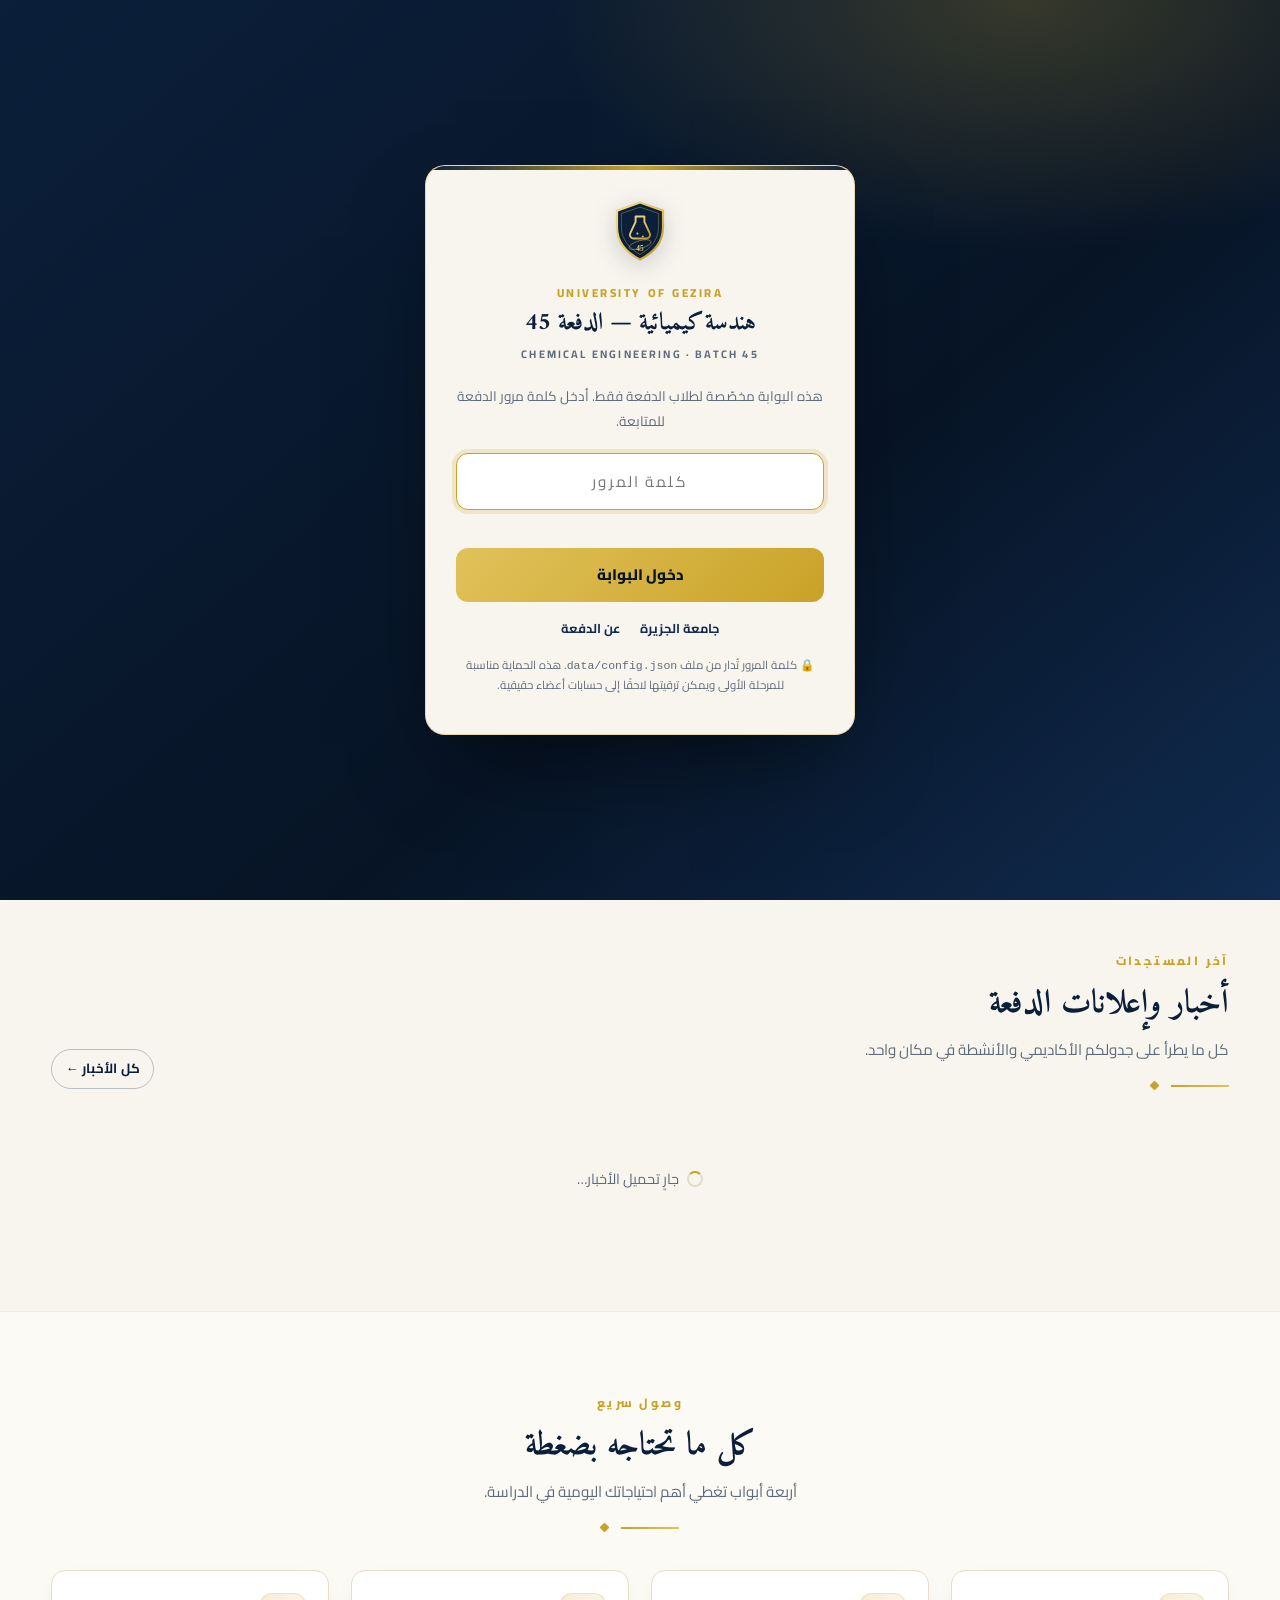
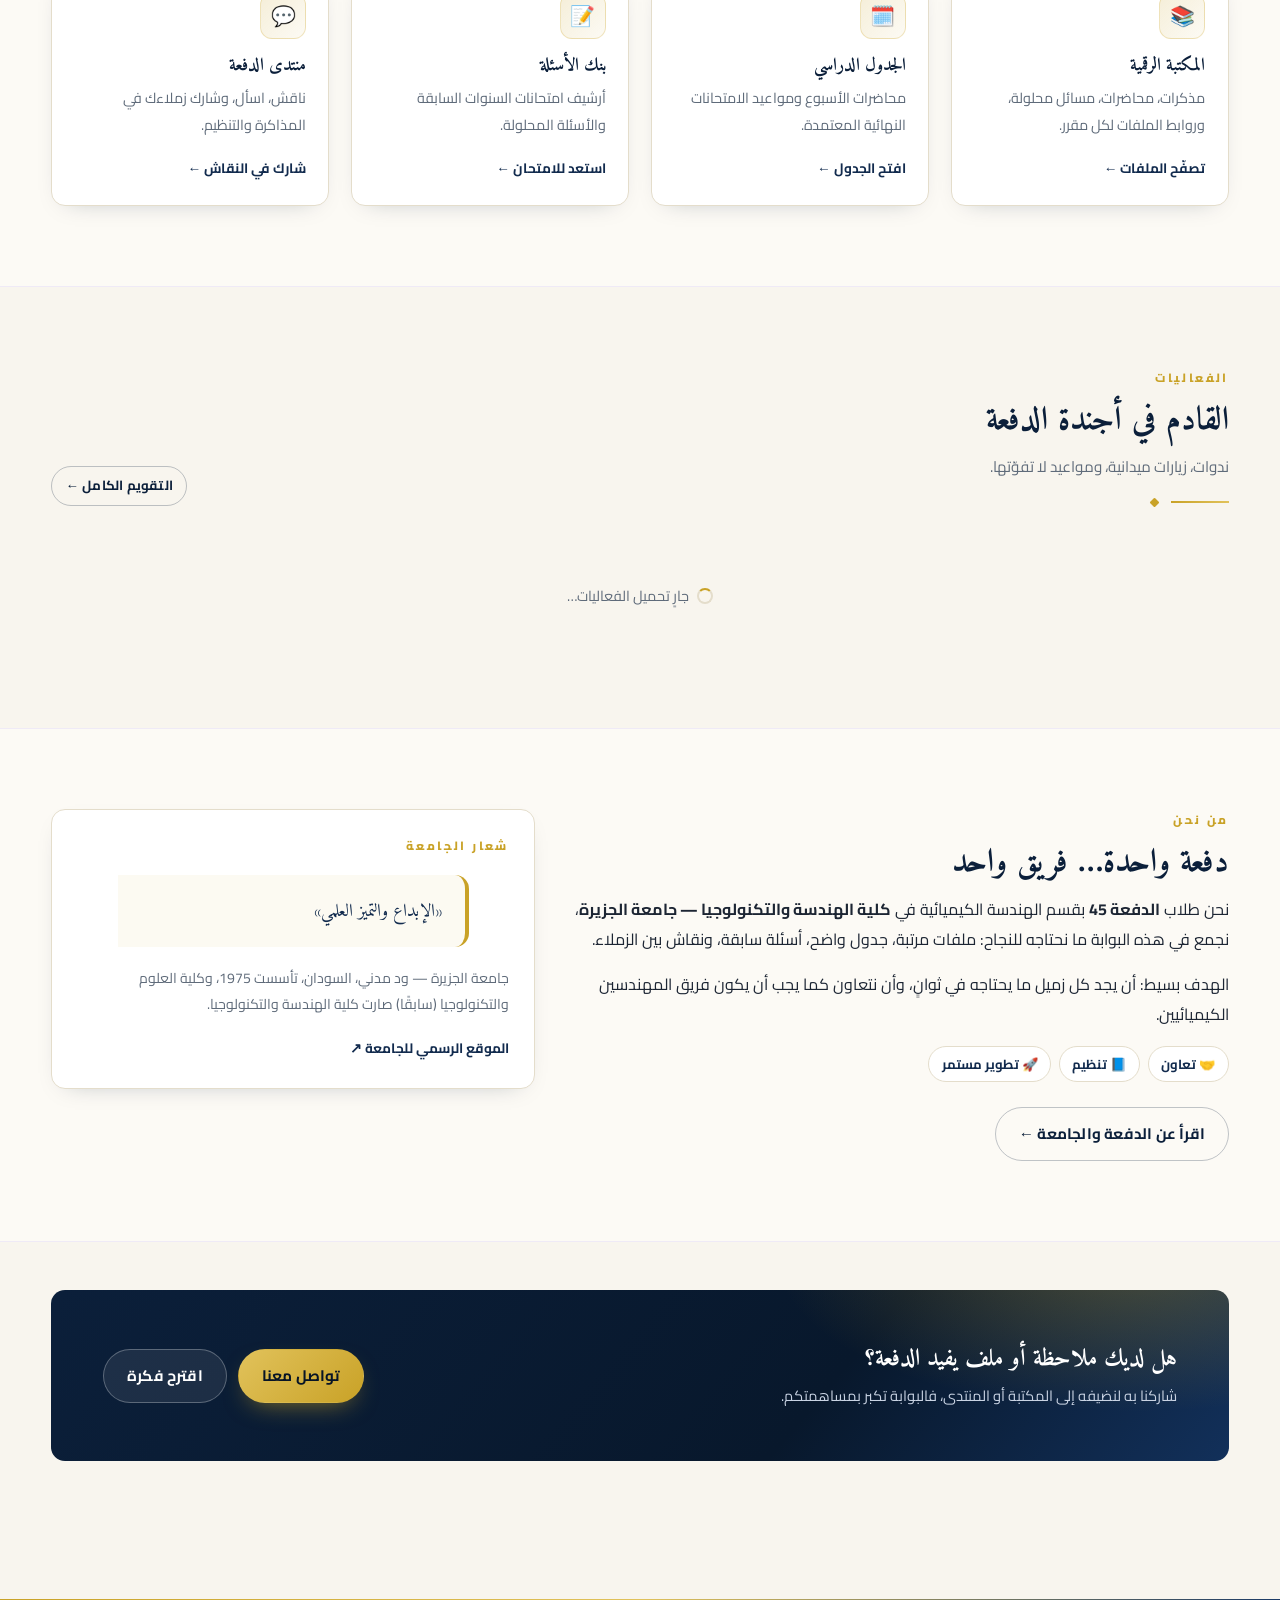
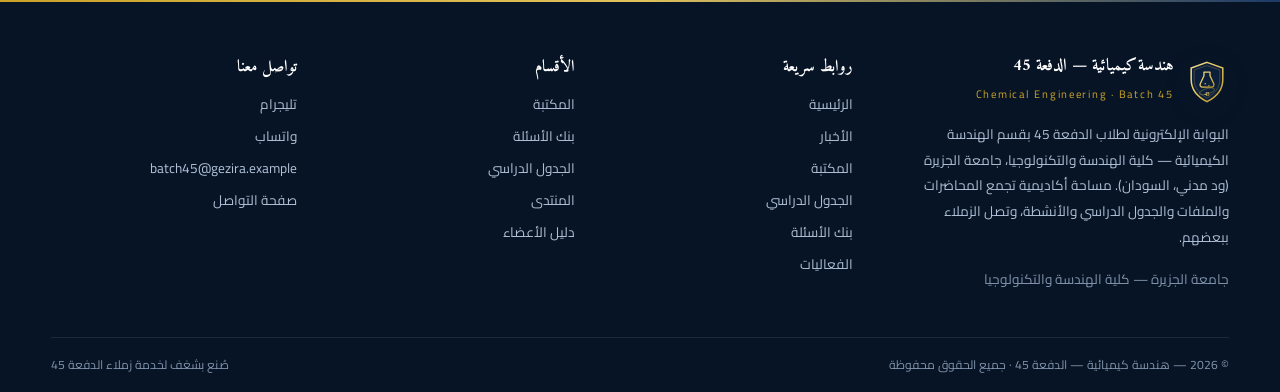
<file: index.html>
<!DOCTYPE html>
<html lang="ar" dir="rtl">
<head>
<meta charset="utf-8">
<meta name="viewport" content="width=device-width, initial-scale=1">
<meta name="robots" content="noindex, nofollow">
<title>هندسة كيميائية — الدفعة 45 | جامعة الجزيرة</title>
<meta name="description" content="البوابة الإلكترونية لطلاب الدفعة 45 بقسم الهندسة الكيميائية — كلية الهندسة والتكنولوجيا، جامعة الجزيرة: محاضرات، جدول، بنك أسئلة، فعاليات، وزملاء.">
<link rel="preconnect" href="https://fonts.googleapis.com">
<link rel="preconnect" href="https://fonts.gstatic.com" crossorigin>
<link href="https://fonts.googleapis.com/css2?family=Amiri:wght@400;700&family=Cairo:wght@300;400;600;700;800&display=swap" rel="stylesheet">
<link rel="stylesheet" href="assets/css/style.css">
<link rel="icon" href="assets/img/favicon.svg" type="image/svg+xml">
</head>
<body data-page="home">
<div id="site-topbar"></div>
<div id="site-header"></div>

<main>
  <!-- Hero -->
  <section class="hero">
    <div class="container hero-inner">
      <span class="hero-eyebrow">جامعة الجزيرة · كلية الهندسة والتكنولوجيا</span>
      <h1 class="hero-title">هندسة كيميائية<br><span class="gold">الدفعة 45</span></h1>
      <p class="hero-sub">بوابة الدفعة الرقمية: محاضراتك وملفاتك وجدولك الدراسي وبنك أسئلتك وزملاؤك — في مساحة أكاديمية واحدة، منظمة وبسيطة.</p>
      <div class="hero-actions">
        <a class="btn btn-gold" href="library.html">📚 ادخل المكتبة</a>
        <a class="btn btn-ghost" href="schedule.html">🗓️ الجدول الدراسي</a>
        <a class="btn btn-ghost" href="about.html">تعرّف على الدفعة</a>
      </div>
      <div class="hero-meta">
        <span>🎓 <b>2026/2027</b> الفصل الدراسي الخامس</span>
        <span>📍 <b>ود مدني</b> — السودان</span>
        <span>✨ <b>الإبداع والتميز العلمي</b></span>
      </div>
    </div>
  </section>

  <!-- Stats -->
  <div class="container">
    <div class="stats">
      <div class="stat"><div class="stat-num" id="stat-courses">—</div><div class="stat-label">مقرر دراسي</div></div>
      <div class="stat"><div class="stat-num" id="stat-files">—</div><div class="stat-label">ملف ومحاضرة</div></div>
      <div class="stat"><div class="stat-num" id="stat-members">—</div><div class="stat-label">عضو في الدفعة</div></div>
      <div class="stat"><div class="stat-num" id="stat-events">—</div><div class="stat-label">فعالية قادمة</div></div>
    </div>
  </div>

  <!-- Latest news -->
  <section class="section">
    <div class="container">
      <div class="section-head" style="display:flex;justify-content:space-between;align-items:flex-end;gap:1rem;max-width:none">
        <div>
          <span class="eyebrow">آخر المستجدات</span>
          <h2 class="section-title">أخبار وإعلانات الدفعة</h2>
          <p class="section-sub">كل ما يطرأ على جدولكم الأكاديمي والأنشطة في مكان واحد.</p>
          <div class="divider"></div>
        </div>
        <a class="btn btn-outline btn-sm" href="news.html">كل الأخبار ←</a>
      </div>
      <div class="news-list" id="home-news">
        <div class="loading">جارٍ تحميل الأخبار…</div>
      </div>
    </div>
  </section>

  <!-- Quick access -->
  <section class="section section--paper">
    <div class="container">
      <div class="section-head center">
        <span class="eyebrow">وصول سريع</span>
        <h2 class="section-title">كل ما تحتاجه بضغطة</h2>
        <p class="section-sub">أربعة أبواب تغطي أهم احتياجاتك اليومية في الدراسة.</p>
        <div class="divider" style="justify-content:center"></div>
      </div>
      <div class="grid grid-4">
        <a class="card reveal" href="library.html">
          <div class="card-icon">📚</div>
          <h3 class="card-title">المكتبة الرقمية</h3>
          <p class="card-text">مذكرات، محاضرات، مسائل محلولة، وروابط الملفات لكل مقرر.</p>
          <span class="card-link">تصفّح الملفات ←</span>
        </a>
        <a class="card reveal" href="schedule.html">
          <div class="card-icon">🗓️</div>
          <h3 class="card-title">الجدول الدراسي</h3>
          <p class="card-text">محاضرات الأسبوع ومواعيد الامتحانات النهائية المعتمدة.</p>
          <span class="card-link">افتح الجدول ←</span>
        </a>
        <a class="card reveal" href="exams.html">
          <div class="card-icon">📝</div>
          <h3 class="card-title">بنك الأسئلة</h3>
          <p class="card-text">أرشيف امتحانات السنوات السابقة والأسئلة المحلولة.</p>
          <span class="card-link">استعد للامتحان ←</span>
        </a>
        <a class="card reveal" href="forum.html">
          <div class="card-icon">💬</div>
          <h3 class="card-title">منتدى الدفعة</h3>
          <p class="card-text">ناقش، اسأل، وشارك زملاءك في المذاكرة والتنظيم.</p>
          <span class="card-link">شارك في النقاش ←</span>
        </a>
      </div>
    </div>
  </section>

  <!-- Upcoming events -->
  <section class="section">
    <div class="container">
      <div class="section-head" style="display:flex;justify-content:space-between;align-items:flex-end;gap:1rem;max-width:none">
        <div>
          <span class="eyebrow">الفعاليات</span>
          <h2 class="section-title">القادم في أجندة الدفعة</h2>
          <p class="section-sub">ندوات، زيارات ميدانية، ومواعيد لا تفوّتها.</p>
          <div class="divider"></div>
        </div>
        <a class="btn btn-outline btn-sm" href="events.html">التقويم الكامل ←</a>
      </div>
      <div class="event-list" id="home-events">
        <div class="loading">جارٍ تحميل الفعاليات…</div>
      </div>
    </div>
  </section>

  <!-- About teaser -->
  <section class="section section--paper">
    <div class="container">
      <div class="about-grid">
        <div class="reveal">
          <span class="eyebrow">من نحن</span>
          <h2 class="section-title">دفعة واحدة… فريق واحد</h2>
          <p>نحن طلاب <b>الدفعة 45</b> بقسم الهندسة الكيميائية في <b>كلية الهندسة والتكنولوجيا — جامعة الجزيرة</b>، نجمع في هذه البوابة ما نحتاجه للنجاح: ملفات مرتبة، جدول واضح، أسئلة سابقة، ونقاش بين الزملاء.</p>
          <p>الهدف بسيط: أن يجد كل زميل ما يحتاجه في ثوانٍ، وأن نتعاون كما يجب أن يكون فريق المهندسين الكيميائيين.</p>
          <div class="chips" style="margin-top:1rem">
            <span class="chip">🤝 تعاون</span>
            <span class="chip">📘 تنظيم</span>
            <span class="chip">🚀 تطوير مستمر</span>
          </div>
          <a class="btn btn-outline mt-3" href="about.html">اقرأ عن الدفعة والجامعة ←</a>
        </div>
        <div class="about-card reveal">
          <span class="eyebrow">شعار الجامعة</span>
          <blockquote class="quote">«الإبداع والتميز العلمي»</blockquote>
          <p class="text-muted" style="margin-top:1rem;font-size:.88rem">جامعة الجزيرة — ود مدني، السودان، تأسست 1975، وكلية العلوم والتكنولوجيا (سابقًا) صارت كلية الهندسة والتكنولوجيا.</p>
          <div class="mt-2">
            <a class="card-link" href="https://uofg.edu.sd" target="_blank" rel="noopener">الموقع الرسمي للجامعة ↗</a>
          </div>
        </div>
      </div>
    </div>
  </section>

  <!-- CTA -->
  <section class="section section--tight">
    <div class="container">
      <div class="cta-band reveal">
        <div>
          <h2>هل لديك ملاحظة أو ملف يفيد الدفعة؟</h2>
          <p>شاركنا به لنضيفه إلى المكتبة أو المنتدى، فالبوابة تكبر بمساهمتكم.</p>
        </div>
        <div style="display:flex;gap:.7rem;flex-wrap:wrap">
          <a class="btn btn-gold" href="about.html#contact">تواصل معنا</a>
          <a class="btn btn-ghost" href="forum.html">اقترح فكرة</a>
        </div>
      </div>
    </div>
  </section>
</main>

<div id="site-footer"></div>
<script src="assets/js/app.js"></script>
<script>
B45.ready(async function () {
  try {
    const [news, courses, members, events] = await Promise.all([
      B45.loadJSON('data/news.json'),
      B45.loadJSON('data/courses.json'),
      B45.loadJSON('data/members.json'),
      B45.loadJSON('data/events.json')
    ]);

    // stats (animated count)
    const fileCount = courses.reduce(function (a, c) { return a + (c.files ? c.files.length : 0); }, 0);
    const today = new Date(); today.setHours(0, 0, 0, 0);
    const upcoming = events.filter(function (e) { return new Date(e.date) >= today; });
    animateNumber('stat-courses', courses.length);
    animateNumber('stat-files', fileCount);
    animateNumber('stat-members', members.length);
    animateNumber('stat-events', upcoming.length);

    // latest news: pinned first then date
    const sorted = news.slice().sort(function (a, b) {
      if (!!b.pinned !== !!a.pinned) return b.pinned ? 1 : -1;
      return new Date(b.date) - new Date(a.date);
    });
    const grid = document.getElementById('home-news');
    grid.innerHTML = sorted.slice(0, 4).map(B45.newsCard).join('');
    grid.querySelectorAll('[data-news-id]').forEach(function (card) {
      card.addEventListener('click', function () {
        const item = news.find(function (n) { return n.id === card.getAttribute('data-news-id'); });
        if (!item) return;
        B45.openModal({
          title: item.title,
          meta: '<span class="badge ' + B45.badgeClass(item.category) + '">' + B45.esc(item.category) + '</span> · ' + B45.fmtDate(item.date) + ' · ' + B45.esc(item.author || ''),
          html: item.body
        });
      });
    });

    // upcoming events
    const evs = B45.sortByDateDesc(upcoming).reverse();
    document.getElementById('home-events').innerHTML = evs.slice(0, 3).map(B45.eventCard).join('');
    if (!evs.length) document.getElementById('home-events').innerHTML = '<div class="empty">لا توجد فعاليات قادمة مسجّلة حاليًا.</div>';

    // reveal newly injected cards
    document.querySelectorAll('.reveal').forEach(function (el) { el.classList.add('visible'); });
  } catch (err) {
    console.error(err);
    document.getElementById('home-news').innerHTML = '<div class="empty">تعذّر تحميل البيانات: ' + B45.esc(err.message) + '</div>';
  }
});

function animateNumber(id, target) {
  const el = document.getElementById(id);
  if (!el) return;
  let cur = 0;
  const step = Math.max(1, Math.round(target / 28));
  const timer = setInterval(function () {
    cur += step;
    if (cur >= target) { cur = target; clearInterval(timer); }
    el.textContent = cur;
  }, 28);
  if (!target) el.textContent = '0';
}
</script>
</body>
</html>
</file>
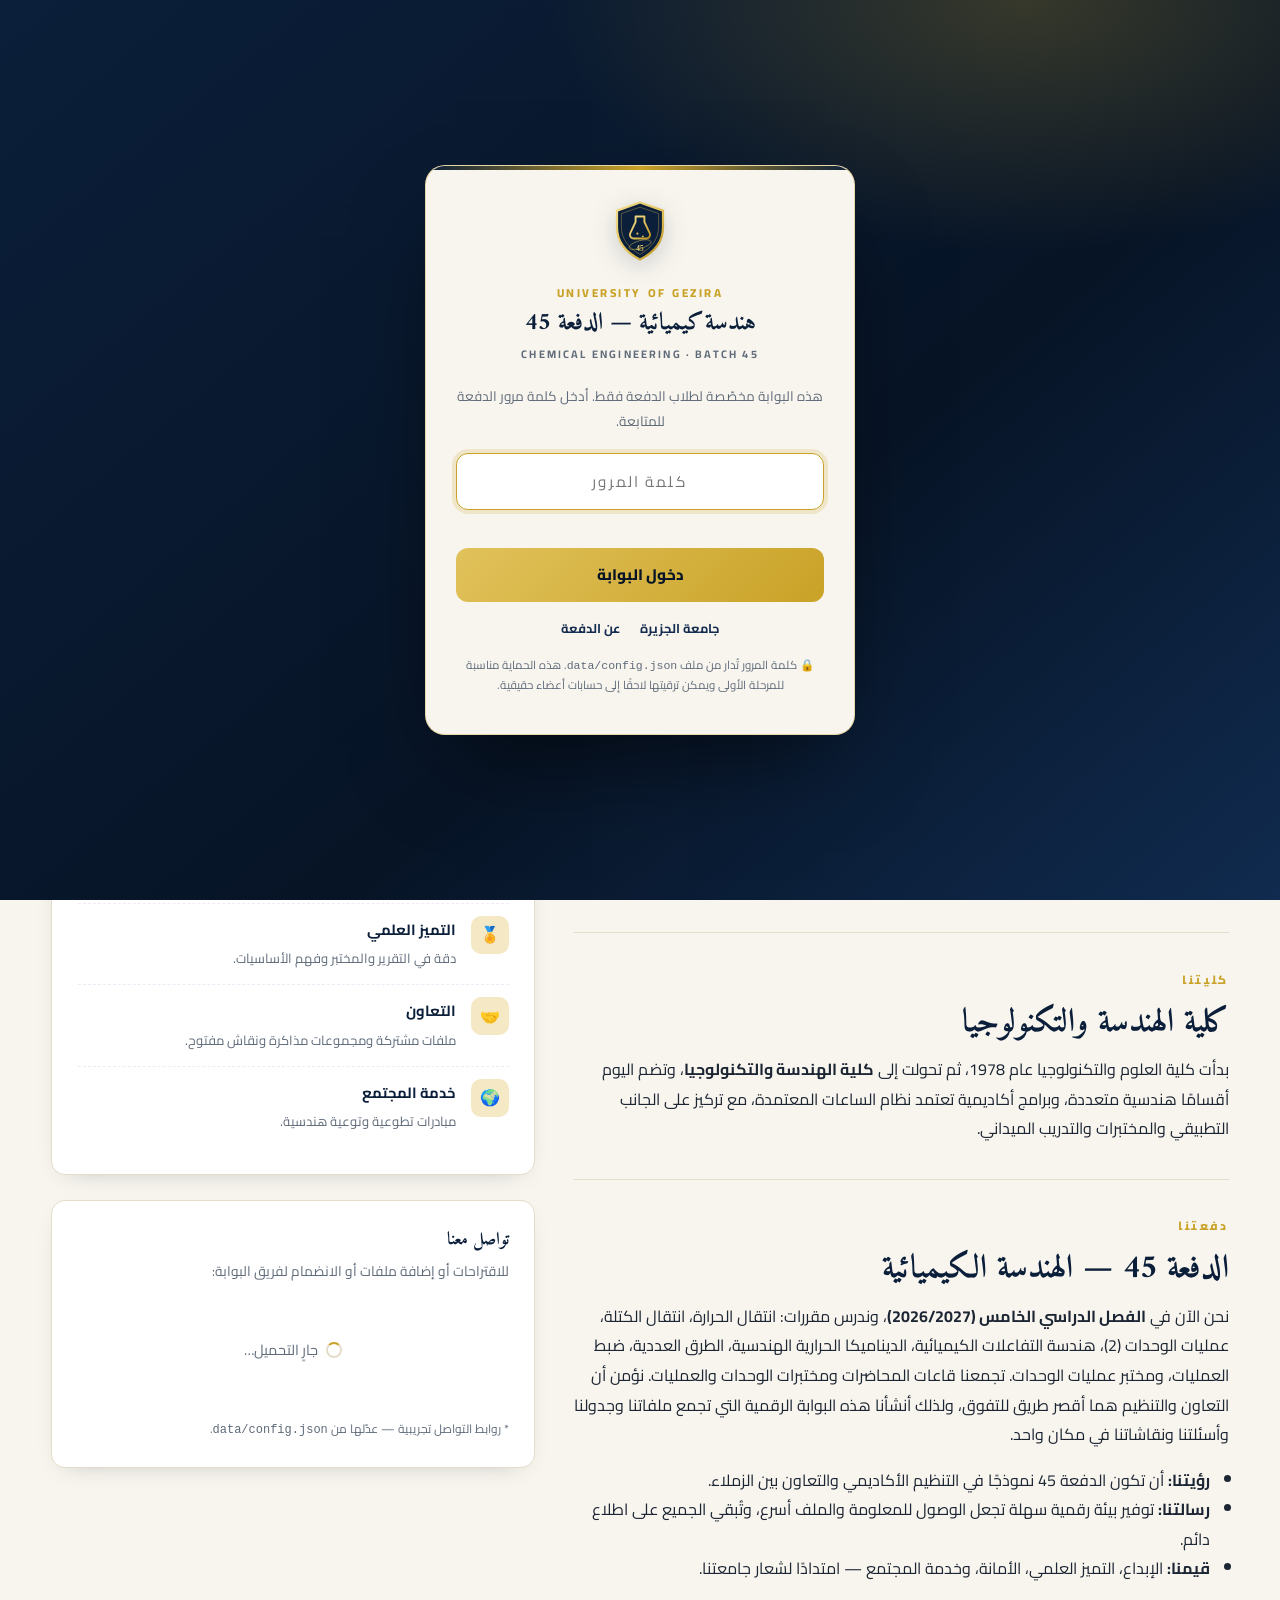
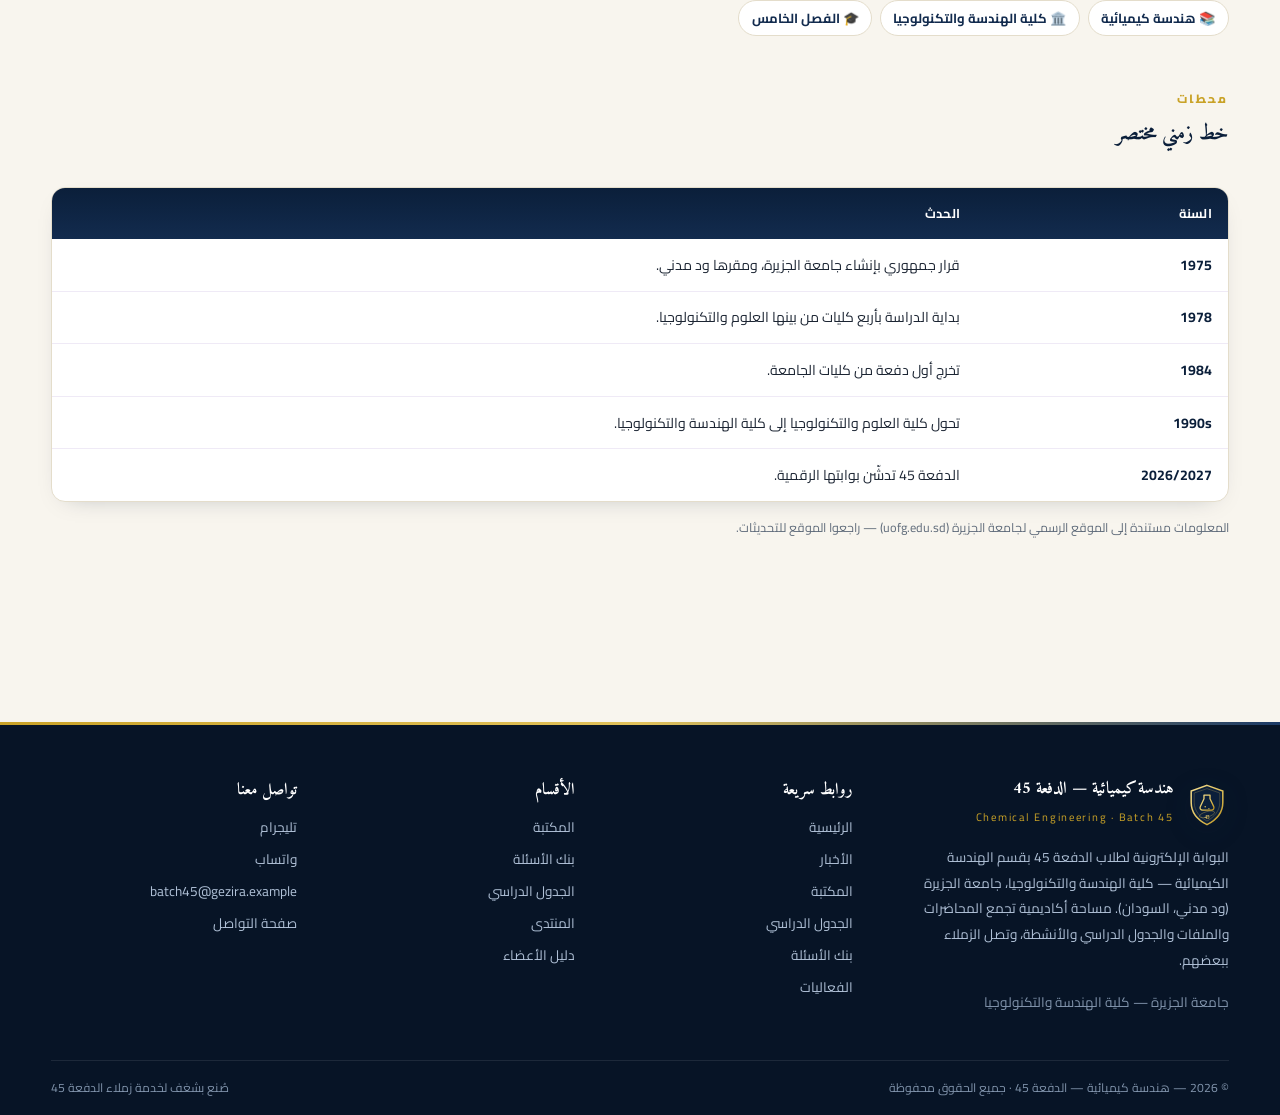
<file: about.html>
<!DOCTYPE html>
<html lang="ar" dir="rtl">
<head>
<meta charset="utf-8">
<meta name="viewport" content="width=device-width, initial-scale=1">
<meta name="robots" content="noindex, nofollow">
<title>عن الدفعة والجامعة | هندسة كيميائية — الدفعة 45</title>
<meta name="description" content="عن الدفعة 45 بقسم الهندسة الكيميائية وعن جامعة الجزيرة — كلية الهندسة والتكنولوجيا.">
<link rel="preconnect" href="https://fonts.googleapis.com">
<link rel="preconnect" href="https://fonts.gstatic.com" crossorigin>
<link href="https://fonts.googleapis.com/css2?family=Amiri:wght@400;700&family=Cairo:wght@300;400;600;700;800&display=swap" rel="stylesheet">
<link rel="stylesheet" href="assets/css/style.css">
<link rel="icon" href="assets/img/favicon.svg" type="image/svg+xml">
</head>
<body data-page="about">
<div id="site-topbar"></div>
<div id="site-header"></div>

<main>
  <section class="page-hero">
    <div class="container page-hero-inner">
      <div class="breadcrumb"><a href="index.html">الرئيسية</a><span class="sep">/</span><span>عن الدفعة</span></div>
      <h1 class="page-title">عن الدفعة والجامعة</h1>
      <p class="page-sub">من نحن، وأين ندرس، ولماذا أنشأنا هذه البوابة.</p>
    </div>
  </section>

  <section class="section">
    <div class="container">
      <div class="about-grid">
        <div class="reveal">
          <span class="eyebrow">جامعتنا</span>
          <h2 class="section-title">جامعة الجزيرة — ود مدني</h2>
          <p>تأسست <b>جامعة الجزيرة</b> بقرار جمهوري في <b>9 نوفمبر 1975م</b>، ويقع مقرها الرئيسي في مدينة <b>ود مدني</b> عاصمة ولاية الجزيرة بالسودان، لما للمنطقة من ثقل زراعي واقتصادي وتعليمي واجتماعي.</p>
          <p>بدأت الدراسة فعليًا في العام <b>1978م</b> بأربع كليات: العلوم الزراعية، والاقتصاد والتنمية الريفية، والطب والعلوم الصحية (كلية الطب حاليًا)، والعلوم والتكنولوجيا (كلية الهندسة والتكنولوجيا حاليًا). وتخرجت أول دفعة من هذه الكليات عام <b>1984م</b>.</p>
          <p>توسعت الجامعة عبر العقود لتضم اليوم قرابة <b>تسعة عشر كلية</b> إضافة إلى كلية المجتمع، و<b>تسعة معاهد بحثية</b>، وتنتشر كلياتها في محليات ولاية الجزيرة.</p>
          <div style="display:flex;gap:.7rem;flex-wrap:wrap;margin:1rem 0 0">
            <a class="btn btn-outline btn-sm" href="https://uofg.edu.sd" target="_blank" rel="noopener">الموقع الرسمي ↗</a>
            <a class="btn btn-outline btn-sm" href="https://portal.uofg.edu.sd" target="_blank" rel="noopener">البوابة الإلكترونية الموحدة ↗</a>
          </div>

          <hr style="border:0;border-top:1px solid var(--line);margin:2.2rem 0">
          <span class="eyebrow">كليتنا</span>
          <h2 class="section-title">كلية الهندسة والتكنولوجيا</h2>
          <p>بدأت كلية العلوم والتكنولوجيا عام 1978، ثم تحولت إلى <b>كلية الهندسة والتكنولوجيا</b>، وتضم اليوم أقسامًا هندسية متعددة، وبرامج أكاديمية تعتمد نظام الساعات المعتمدة، مع تركيز على الجانب التطبيقي والمختبرات والتدريب الميداني.</p>

          <hr style="border:0;border-top:1px solid var(--line);margin:2.2rem 0">
          <span class="eyebrow">دفعتنا</span>
          <h2 class="section-title">الدفعة 45 — الهندسة الكيميائية</h2>
          <p>نحن الآن في <b>الفصل الدراسي الخامس (2026/2027)</b>، وندرس مقررات: انتقال الحرارة، انتقال الكتلة، عمليات الوحدات (2)، هندسة التفاعلات الكيميائية، الديناميكا الحرارية الهندسية، الطرق العددية، ضبط العمليات، ومختبر عمليات الوحدات. تجمعنا قاعات المحاضرات ومختبرات الوحدات والعمليات. نؤمن أن التعاون والتنظيم هما أقصر طريق للتفوق، ولذلك أنشأنا هذه البوابة الرقمية التي تجمع ملفاتنا وجدولنا وأسئلتنا ونقاشاتنا في مكان واحد.</p>
          <ul>
            <li><b>رؤيتنا:</b> أن تكون الدفعة 45 نموذجًا في التنظيم الأكاديمي والتعاون بين الزملاء.</li>
            <li><b>رسالتنا:</b> توفير بيئة رقمية سهلة تجعل الوصول للمعلومة والملف أسرع، وتُبقي الجميع على اطلاع دائم.</li>
            <li><b>قيمنا:</b> الإبداع، التميز العلمي، الأمانة، وخدمة المجتمع — امتدادًا لشعار جامعتنا.</li>
          </ul>
          <div class="chips" style="margin:1rem 0">
            <span class="chip">📚 هندسة كيميائية</span>
            <span class="chip">🏛️ كلية الهندسة والتكنولوجيا</span>
            <span class="chip">🎓 الفصل الخامس</span>
          </div>
        </div>

        <aside>
          <div class="about-card reveal">
            <span class="eyebrow">شعار الجامعة</span>
            <blockquote class="quote">«الإبداع والتميز العلمي»</blockquote>
            <p class="text-muted" style="font-size:.85rem;margin-top:.9rem">يرافق هذا الشعار جميع مبادرات الجامعة الأكاديمية والبحثية.</p>
          </div>

          <div class="about-card reveal mt-3">
            <h3>قيم نعمل بها</h3>
            <div class="value-row"><div class="value-ico">💡</div><div><b>الإبداع</b><span>أفكار جديدة في المذاكرة والأنشطة والمشاريع.</span></div></div>
            <div class="value-row"><div class="value-ico">🏅</div><div><b>التميز العلمي</b><span>دقة في التقرير والمختبر وفهم الأساسيات.</span></div></div>
            <div class="value-row"><div class="value-ico">🤝</div><div><b>التعاون</b><span>ملفات مشتركة ومجموعات مذاكرة ونقاش مفتوح.</span></div></div>
            <div class="value-row"><div class="value-ico">🌍</div><div><b>خدمة المجتمع</b><span>مبادرات تطوعية وتوعية هندسية.</span></div></div>
          </div>

          <div class="about-card reveal mt-3" id="contact">
            <h3 id="contact-title">تواصل معنا</h3>
            <p class="text-muted" style="font-size:.86rem">للاقتراحات أو إضافة ملفات أو الانضمام لفريق البوابة:</p>
            <div id="contact-links" style="display:grid;gap:.5rem">
              <div class="loading">جارٍ التحميل…</div>
            </div>
            <p class="text-muted" style="font-size:.75rem;margin:1rem 0 0">* روابط التواصل تجريبية — عدّلها من <code>data/config.json</code>.</p>
          </div>
        </aside>
      </div>

      <div class="mt-4">
        <div class="section-head">
          <span class="eyebrow">محطات</span>
          <h2 class="section-title" style="font-size:1.3rem">خط زمني مختصر</h2>
        </div>
        <div class="table-wrap">
          <table class="data-table">
            <thead><tr><th>السنة</th><th>الحدث</th></tr></thead>
            <tbody>
              <tr><td class="subject">1975</td><td>قرار جمهوري بإنشاء جامعة الجزيرة، ومقرها ود مدني.</td></tr>
              <tr><td class="subject">1978</td><td>بداية الدراسة بأربع كليات من بينها العلوم والتكنولوجيا.</td></tr>
              <tr><td class="subject">1984</td><td>تخرج أول دفعة من كليات الجامعة.</td></tr>
              <tr><td class="subject">1990s</td><td>تحول كلية العلوم والتكنولوجيا إلى كلية الهندسة والتكنولوجيا.</td></tr>
              <tr><td class="subject">2026/2027</td><td>الدفعة 45 تدشّن بوابتها الرقمية.</td></tr>
            </tbody>
          </table>
        </div>
        <p class="table-note">المعلومات مستندة إلى الموقع الرسمي لجامعة الجزيرة (uofg.edu.sd) — راجعوا الموقع للتحديثات.</p>
      </div>
    </div>
  </section>
</main>

<div id="site-footer"></div>
<script src="assets/js/app.js"></script>
<script>
B45.ready(async function () {
  const c = B45.config;
  const links = [];
  if (c.contact && c.contact.email) links.push('<a class="btn btn-outline btn-sm" href="mailto:' + B45.esc(c.contact.email) + '">✉️ ' + B45.esc(c.contact.email) + '</a>');
  if (c.contact && c.contact.telegram) links.push('<a class="btn btn-outline btn-sm" href="' + B45.esc(c.contact.telegram) + '" target="_blank" rel="noopener">💬 قناة تليجرام</a>');
  if (c.contact && c.contact.whatsapp) links.push('<a class="btn btn-outline btn-sm" href="' + B45.esc(c.contact.whatsapp) + '" target="_blank" rel="noopener">📱 مجموعة واتساب</a>');
  links.push('<a class="btn btn-outline btn-sm" href="' + B45.esc(c.universityUrl || 'https://uofg.edu.sd') + '" target="_blank" rel="noopener">🏛️ موقع الجامعة</a>');
  links.push('<a class="btn btn-outline btn-sm" href="' + B45.esc(c.portalUrl || 'https://portal.uofg.edu.sd') + '" target="_blank" rel="noopener">🎓 بوابة الطلاب</a>');
  document.getElementById('contact-links').innerHTML = links.join('');
});
</script>
</body>
</html>
</file>
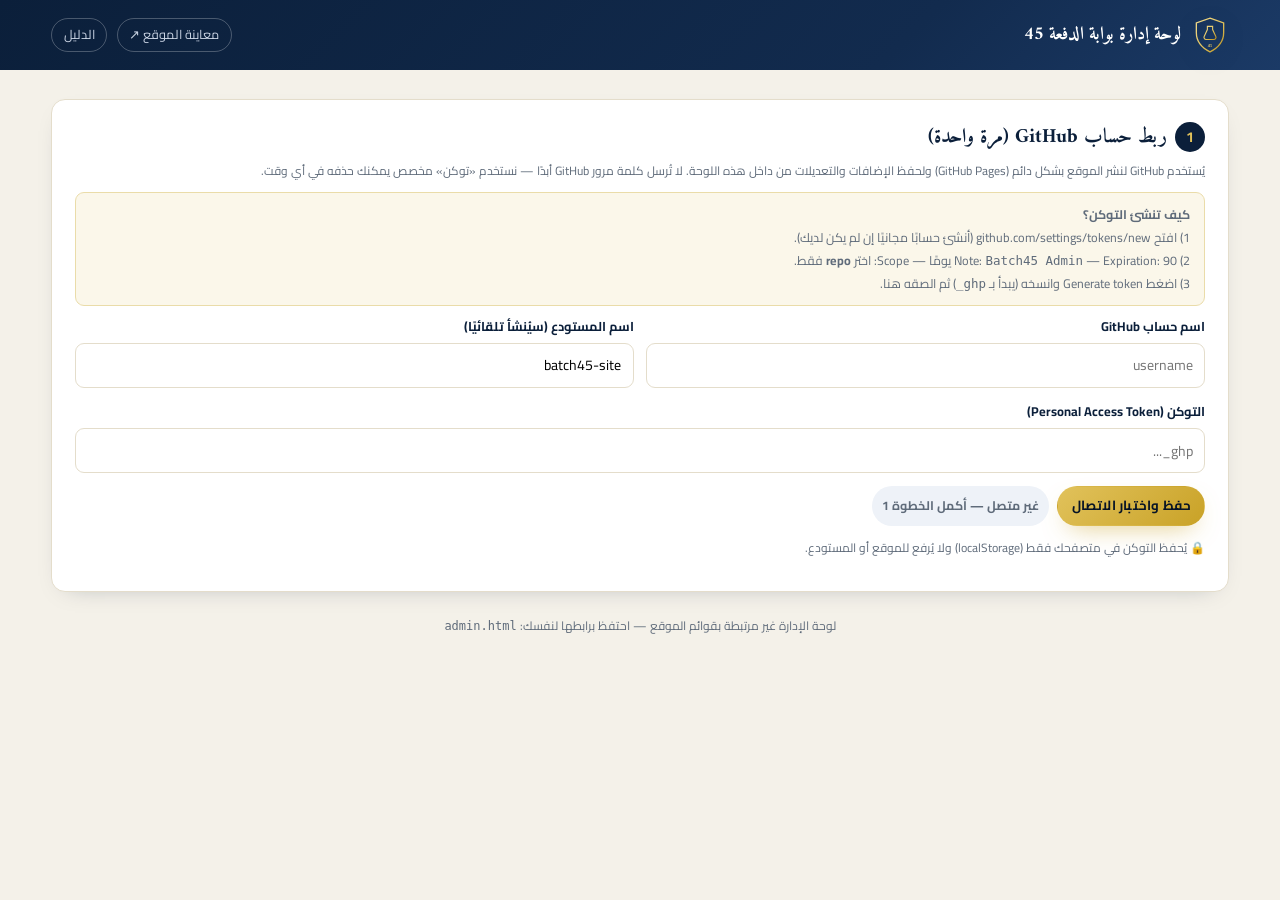
<file: admin.html>
<!DOCTYPE html>
<html lang="ar" dir="rtl">
<head>
<meta charset="utf-8">
<meta name="viewport" content="width=device-width, initial-scale=1">
<meta name="robots" content="noindex, nofollow">
<title>لوحة إدارة بوابة الدفعة 45</title>
<link rel="preconnect" href="https://fonts.googleapis.com">
<link rel="preconnect" href="https://fonts.gstatic.com" crossorigin>
<link href="https://fonts.googleapis.com/css2?family=Amiri:wght@400;700&family=Cairo:wght@300;400;600;700;800&display=swap" rel="stylesheet">
<link rel="stylesheet" href="assets/css/style.css">
<link rel="icon" href="assets/img/favicon.svg" type="image/svg+xml">
<style>
  body{background:#F4F1E9}
  .admin-top{background:linear-gradient(135deg,#0B1F3A,#122B4E 70%,#1B3A66);color:#fff;padding:1rem 0}
  .admin-top .container{display:flex;align-items:center;justify-content:space-between;gap:1rem;flex-wrap:wrap}
  .admin-top h1{color:#fff;font-size:1.15rem;margin:0;display:flex;align-items:center;gap:.6rem}
  .admin-top .crest{width:38px;height:38px}
  .admin-top .links{display:flex;gap:.6rem;flex-wrap:wrap}
  .admin-top .links a{font-size:.8rem;color:#C9D3E3;text-decoration:none;border:1px solid rgba(255,255,255,.25);border-radius:999px;padding:.3em .9em}
  .admin-top .links a:hover{color:var(--gold-2);border-color:var(--gold-2)}
  .admin-wrap{padding:1.8rem 0 4rem}
  .card.admin-card{margin-bottom:1.4rem}
  .card.admin-card h2{font-size:1.25rem;display:flex;align-items:center;gap:.5rem;margin-top:0}
  .card.admin-card h2 .step{background:var(--navy-800);color:var(--gold-2);width:30px;height:30px;border-radius:50%;display:grid;place-items:center;font-family:var(--font-body);font-size:.9rem}
  .grid-form{display:grid;grid-template-columns:repeat(2,1fr);gap:.8rem}
  .grid-form .full{grid-column:1/-1}
  label.f{display:block;font-size:.8rem;font-weight:700;color:var(--navy-800);margin-bottom:.25rem}
  .fld{width:100%;border:1px solid var(--line);background:#fff;border-radius:9px;padding:.6em .8em;font-family:inherit;font-size:.88rem;outline:none}
  .fld:focus{border-color:var(--gold);box-shadow:0 0 0 3px rgba(201,162,39,.14)}
  textarea.fld{min-height:80px;resize:vertical}
  .hint{font-size:.75rem;color:var(--muted);margin:.2rem 0 .6rem}
  .row-actions{display:flex;gap:.5rem;flex-wrap:wrap;margin-top:.8rem}
  .btn-danger{background:#FBE9E7;color:#A3342F;border:1px solid #F1C9C4;border-radius:999px;padding:.45em 1em;font-family:inherit;font-size:.82rem;font-weight:700;cursor:pointer}
  .btn-soft{background:#EEF2F8;color:var(--navy-700);border:1px solid #DCE3EE;border-radius:999px;padding:.45em 1em;font-family:inherit;font-size:.82rem;font-weight:700;cursor:pointer}
  .log-box{background:#0B1F3A;color:#C9D3E3;border-radius:10px;padding:.8rem 1rem;font-family:Consolas,monospace;font-size:.78rem;max-height:240px;overflow:auto;direction:ltr;text-align:left;margin-top:.9rem;white-space:pre-wrap}
  .log-box .ok{color:#7EE2B8}
  .log-box .err{color:#FF9B8F}
  .status-pill{display:inline-flex;align-items:center;gap:.4rem;font-size:.78rem;font-weight:700;border-radius:999px;padding:.25em .8em;background:#EEF2F8;color:var(--muted)}
  .status-pill.ok{background:#E4F2EA;color:#2F7D5B}
  .status-pill.bad{background:#FBE9E7;color:#A3342F}
  .item-row{display:flex;align-items:center;gap:.8rem;padding:.7rem .9rem;border:1px solid var(--line);border-radius:10px;background:#fff;margin-bottom:.55rem;flex-wrap:wrap}
  .item-row .grow{flex:1;min-width:180px}
  .item-row b{display:block;font-size:.9rem;color:var(--navy-800)}
  .item-row small{color:var(--muted);font-size:.75rem}
  .hidden{display:none!important}
  .files-editor{border:1px dashed var(--line);border-radius:10px;padding:.7rem;margin-top:.6rem;background:#FCFAF4}
  .file-edit{display:grid;grid-template-columns:1.4fr 2fr .6fr .7fr .8fr auto;gap:.4rem;margin-bottom:.4rem;align-items:center}
  .file-edit .fld{padding:.45em .6em;font-size:.78rem}
  .pub-url{background:#E4F2EA;border:1px solid #BFE3CF;border-radius:12px;padding:1rem 1.2rem;margin-top:1rem;word-break:break-all}
  .pub-url a{font-weight:800;color:#1F6B47;font-size:1.05rem}
  .notice-mini{font-size:.78rem;color:var(--muted);background:#FBF7EA;border:1px solid #EADCA9;border-radius:9px;padding:.6rem .9rem;margin:.6rem 0}
  @media(max-width:760px){.grid-form{grid-template-columns:1fr}.file-edit{grid-template-columns:1fr 1fr}}
  .admin-tabs{display:flex;gap:.4rem;flex-wrap:wrap;border-bottom:1px solid var(--line);margin-bottom:1.2rem}
  .admin-tab{background:none;border:0;border-bottom:3px solid transparent;padding:.6rem .9rem;font-weight:800;color:var(--muted);cursor:pointer;font-size:.86rem}
  .admin-tab.active{color:var(--navy-800);border-bottom-color:var(--gold)}
  .admin-panel{display:none}.admin-panel.active{display:block}
</style>
</head>
<body>

<header class="admin-top">
  <div class="container">
    <h1>
      <svg class="crest" viewBox="0 0 64 64"><defs><linearGradient id="ag" x1="0" y1="0" x2="1" y2="1"><stop offset="0" stop-color="#F2DC8F"/><stop offset=".55" stop-color="#E1C25B"/><stop offset="1" stop-color="#B98F1D"/></linearGradient></defs><path d="M32 3.5 55 11.6v16.6c0 14.6-9.8 25.6-23 32.3-13.2-6.7-23-17.7-23-32.3V11.6Z" fill="none" stroke="url(#ag)" stroke-width="2.2"/><path d="M27.6 17.5h8.8v5.3l5.4 11.6a3.6 3.6 0 0 1-3.3 5.1H25.5a3.6 3.6 0 0 1-3.3-5.1l5.4-11.6Z" fill="none" stroke="url(#ag)" stroke-width="1.9"/><text x="32" y="52.4" text-anchor="middle" font-family="Georgia,serif" font-size="7.4" font-weight="bold" fill="url(#ag)">45</text></svg>
      لوحة إدارة بوابة الدفعة 45
    </h1>
    <div class="links">
      <a href="index.html" target="_blank">معاينة الموقع ↗</a>
      <a href="README.md" target="_blank">الدليل</a>
    </div>
  </div>
</header>

<main class="container admin-wrap">

  <!-- 1) Setup -->
  <section class="card admin-card" id="setupCard">
    <h2><span class="step">1</span> ربط حساب GitHub (مرة واحدة)</h2>
    <p class="hint">يُستخدم GitHub لنشر الموقع بشكل دائم (GitHub Pages) ولحفظ الإضافات والتعديلات من داخل هذه اللوحة.
      لا تُرسل كلمة مرور GitHub أبدًا — نستخدم «توكن» مخصص يمكنك حذفه في أي وقت.</p>

    <div class="notice-mini">
      <b>كيف تنشئ التوكن؟</b><br>
      1) افتح <a href="https://github.com/settings/tokens/new" target="_blank">github.com/settings/tokens/new</a> (أنشئ حسابًا مجانيًا إن لم يكن لديك).<br>
      2) Note: <code>Batch45 Admin</code> — Expiration: 90 يومًا — Scope: اختر <b>repo</b> فقط.<br>
      3) اضغط Generate token وانسخه (يبدأ بـ <code>ghp_</code>) ثم الصقه هنا.
    </div>

    <div class="grid-form">
      <div>
        <label class="f" for="ghOwner">اسم حساب GitHub</label>
        <input class="fld" id="ghOwner" placeholder="username" autocomplete="off">
      </div>
      <div>
        <label class="f" for="ghRepo">اسم المستودع (سيُنشأ تلقائيًا)</label>
        <input class="fld" id="ghRepo" value="batch45-site" autocomplete="off">
      </div>
      <div class="full">
        <label class="f" for="ghToken">التوكن (Personal Access Token)</label>
        <input class="fld" id="ghToken" type="password" placeholder="ghp_..." autocomplete="off">
      </div>
    </div>
    <div class="row-actions">
      <button class="btn btn-gold btn-sm" id="btnConnect">حفظ واختبار الاتصال</button>
      <span class="status-pill" id="connStatus">غير متصل</span>
    </div>
    <p class="hint" style="margin-top:.7rem">🔒 يُحفظ التوكن في متصفحك فقط (localStorage) ولا يُرفع للموقع أو المستودع.</p>
  </section>

  <!-- 2) Publish -->
  <section class="card admin-card hidden" id="publishCard">
    <h2><span class="step">2</span> النشر الدائم على الإنترنت</h2>
    <p class="hint">بالضغط على الزر أدناه سيقوم النظام تلقائيًا بـ: إنشاء المستودع (إن لم يكن موجودًا) ← رفع جميع ملفات الموقع ← تفعيل GitHub Pages ← إعطاؤك الرابط الدائم.</p>
    <div class="row-actions">
      <button class="btn btn-gold" id="btnPublish">🚀 انشر الموقع الآن (دائم)</button>
      <button class="btn-soft" id="btnRepublish">🔄 تحديث كل الملفات</button>
    </div>
    <div class="log-box hidden" id="pubLog"></div>
    <div class="pub-url hidden" id="pubUrlBox"></div>
  </section>

  <!-- 3) Editor -->
  <section class="card admin-card hidden" id="editorCard">
    <h2><span class="step">3</span> إضافة وتعديل المحتوى</h2>
    <p class="hint">كل حفظ هنا يُرسل مباشرة إلى المستودع ويظهر على الرابط الدائم خلال دقيقة تقريبًا.</p>

    <div class="admin-tabs" id="adminTabs">
      <button class="admin-tab active" data-tab="news">📰 الأخبار</button>
      <button class="admin-tab" data-tab="courses">📚 المقررات والملفات</button>
      <button class="admin-tab" data-tab="events">🎉 الفعاليات</button>
      <button class="admin-tab" data-tab="members">👥 الأعضاء</button>
      <button class="admin-tab" data-tab="raw">🧩 JSON مباشر</button>
    </div>

    <!-- NEWS -->
    <div class="admin-panel active" id="panel-news">
      <div class="row-actions" style="margin-bottom:1rem">
        <button class="btn btn-gold btn-sm" id="newsAdd">＋ خبر جديد</button>
        <button class="btn-soft btn-sm" id="newsReload">↻ إعادة تحميل</button>
      </div>
      <div id="newsFormBox" class="hidden files-editor" style="background:#fff;border-style:solid">
        <div class="grid-form">
          <div class="full"><label class="f">العنوان</label><input class="fld" id="nTitle"></div>
          <div><label class="f">التصنيف</label><select class="fld" id="nCat"><option>إعلان</option><option>أكاديمي</option><option>فعالية</option><option>هام</option></select></div>
          <div><label class="f">التاريخ</label><input class="fld" id="nDate" type="date"></div>
          <div><label class="f">الكاتب</label><input class="fld" id="nAuthor" value="مكتب الدفعة"></div>
          <div><label class="f">مثبّت؟</label><select class="fld" id="nPinned"><option value="false">لا</option><option value="true">نعم</option></select></div>
          <div class="full"><label class="f">الملخص</label><input class="fld" id="nExcerpt"></div>
          <div class="full"><label class="f">النص الكامل (يدعم HTML)</label><textarea class="fld" id="nBody" style="min-height:120px"></textarea></div>
        </div>
        <div class="row-actions">
          <button class="btn btn-gold btn-sm" id="newsSave">💾 حفظ الخبر</button>
          <button class="btn-soft btn-sm" id="newsCancel">إلغاء</button>
        </div>
      </div>
      <div id="newsList"></div>
    </div>

    <!-- COURSES -->
    <div class="admin-panel" id="panel-courses">
      <div class="row-actions" style="margin-bottom:1rem">
        <button class="btn btn-gold btn-sm" id="courseAdd">＋ مقرر جديد</button>
        <button class="btn-soft btn-sm" id="courseReload">↻ إعادة تحميل</button>
      </div>
      <div id="courseFormBox" class="hidden files-editor" style="background:#fff;border-style:solid">
        <div class="grid-form">
          <div><label class="f">اسم المقرر</label><input class="fld" id="cName"></div>
          <div><label class="f">الرمز</label><input class="fld" id="cCode" placeholder="CHE 311"></div>
          <div><label class="f">الدكتور</label><input class="fld" id="cInstructor"></div>
          <div><label class="f">الساعات</label><input class="fld" id="cCredits" type="number" value="3"></div>
          <div><label class="f">أيقونة (إيموجي)</label><input class="fld" id="cIcon" value="📘"></div>
          <div><label class="f">الفصل</label><input class="fld" id="cSemester" value="الفصل الخامس"></div>
          <div class="full"><label class="f">الوصف</label><textarea class="fld" id="cDesc"></textarea></div>
        </div>
        <div style="margin-top:.6rem">
          <label class="f">ملفات المقرر</label>
          <div id="cFiles"></div>
          <button class="btn-soft btn-sm" id="cFileAdd">＋ إضافة ملف</button>
          <label class="btn-soft btn-sm" style="display:inline-block;cursor:pointer">
            ⬆️ رفع PDF
            <input type="file" id="cFileUpload" accept=".pdf,.doc,.docx,.ppt,.pptx,.zip" style="display:none">
          </label>
          <span class="hint" id="uploadStatus"></span>
        </div>
        <div class="row-actions">
          <button class="btn btn-gold btn-sm" id="courseSave">💾 حفظ المقرر</button>
          <button class="btn-soft btn-sm" id="courseCancel">إلغاء</button>
        </div>
      </div>
      <div id="courseList"></div>
    </div>

    <!-- EVENTS -->
    <div class="admin-panel" id="panel-events">
      <div class="row-actions" style="margin-bottom:1rem">
        <button class="btn btn-gold btn-sm" id="eventAdd">＋ فعالية جديدة</button>
        <button class="btn-soft btn-sm" id="eventReload">↻ إعادة تحميل</button>
      </div>
      <div id="eventFormBox" class="hidden files-editor" style="background:#fff;border-style:solid">
        <div class="grid-form">
          <div class="full"><label class="f">العنوان</label><input class="fld" id="eTitle"></div>
          <div><label class="f">التاريخ</label><input class="fld" id="eDate" type="date"></div>
          <div><label class="f">الوقت</label><input class="fld" id="eTime" placeholder="11:00"></div>
          <div><label class="f">المكان</label><input class="fld" id="ePlace"></div>
          <div><label class="f">النوع</label><input class="fld" id="eType" value="فعالية"></div>
          <div class="full"><label class="f">الوصف</label><textarea class="fld" id="eDesc"></textarea></div>
        </div>
        <div class="row-actions">
          <button class="btn btn-gold btn-sm" id="eventSave">💾 حفظ الفعالية</button>
          <button class="btn-soft btn-sm" id="eventCancel">إلغاء</button>
        </div>
      </div>
      <div id="eventList"></div>
    </div>

    <!-- MEMBERS -->
    <div class="admin-panel" id="panel-members">
      <div class="row-actions" style="margin-bottom:1rem">
        <button class="btn btn-gold btn-sm" id="memberAdd">＋ عضو جديد</button>
        <button class="btn-soft btn-sm" id="memberReload">↻ إعادة تحميل</button>
      </div>
      <div id="memberFormBox" class="hidden files-editor" style="background:#fff;border-style:solid">
        <div class="grid-form">
          <div><label class="f">الاسم</label><input class="fld" id="mName"></div>
          <div><label class="f">الدور</label><input class="fld" id="mRole" value="عضو"></div>
          <div><label class="f">الاهتمامات (مفصولة بفاصلة)</label><input class="fld" id="mInterests"></div>
          <div><label class="f">رابط تواصل (اختياري)</label><input class="fld" id="mContact" placeholder="https://t.me/..."></div>
        </div>
        <div class="row-actions">
          <button class="btn btn-gold btn-sm" id="memberSave">💾 حفظ العضو</button>
          <button class="btn-soft btn-sm" id="memberCancel">إلغاء</button>
        </div>
      </div>
      <div id="memberList"></div>
    </div>

    <!-- RAW JSON -->
    <div class="admin-panel" id="panel-raw">
      <div class="grid-form">
        <div><label class="f">الملف</label>
          <select class="fld" id="rawFile">
            <option value="news.json">news.json — الأخبار</option>
            <option value="courses.json">courses.json — المقررات</option>
            <option value="schedule.json">schedule.json — الجدول والامتحانات</option>
            <option value="exams.json">exams.json — بنك الأسئلة</option>
            <option value="events.json">events.json — الفعاليات</option>
            <option value="members.json">members.json — الأعضاء</option>
            <option value="forum.json">forum.json — المنتدى</option>
            <option value="config.json">config.json — الإعدادات وكلمة المرور</option>
          </select>
        </div>
        <div style="align-self:end"><button class="btn-soft btn-sm" id="rawLoad">↻ تحميل الملف</button></div>
        <div class="full"><label class="f">المحتوى (JSON)</label><textarea class="fld" id="rawText" style="min-height:340px;font-family:Consolas,monospace;direction:ltr;text-align:left"></textarea></div>
      </div>
      <div class="row-actions"><button class="btn btn-gold btn-sm" id="rawSave">💾 حفظ على الموقع</button></div>
      <p class="hint">⚠️ احترس من الصيغة: أي خطأ في JSON سيمنع الصفحات من العرض. استخدم زر «تحميل الملف» للرجوع للنسخة الحالية.</p>
    </div>
  </section>

  <p class="hint center" style="margin-top:1rem">لوحة الإدارة غير مرتبطة بقوائم الموقع — احتفظ برابطها لنفسك: <code>admin.html</code></p>
</main>

<script>
'use strict';
const LS_KEY = 'b45_admin_cfg';
const state = {
  cfg: null,
  repo: null,
  news: [], courses: [], events: [], members: [],
  editingNews: null, editingCourse: null, editingEvent: null, editingMember: null,
  publishing: false
};
const $ = (id) => document.getElementById(id);
const esc = (s) => String(s == null ? '' : s).replace(/&/g,'&amp;').replace(/</g,'&lt;').replace(/>/g,'&gt;').replace(/"/g,'&quot;');
const todayISO = () => new Date().toISOString().slice(0,10);

/* ---------------- GitHub API ---------------- */
async function gh(path, opts = {}) {
  const headers = {
    'Accept': 'application/vnd.github+json',
    'Authorization': 'Bearer ' + state.cfg.token,
    'X-GitHub-Api-Version': '2022-11-28'
  };
  if (opts.body) headers['Content-Type'] = 'application/json';
  const res = await fetch('https://api.github.com' + path, { ...opts, headers });
  let data = null;
  try { data = await res.json(); } catch (e) {}
  if (!res.ok) {
    const msg = (data && data.message) ? data.message : ('HTTP ' + res.status);
    const err = new Error(msg); err.status = res.status; throw err;
  }
  return data;
}
function b64FromArrayBuffer(buf) {
  const bytes = new Uint8Array(buf);
  let binary = '';
  const chunk = 0x8000;
  for (let i = 0; i < bytes.length; i += chunk) {
    binary += String.fromCharCode.apply(null, bytes.subarray(i, i + chunk));
  }
  return btoa(binary);
}
function b64FromString(str) {
  return btoa(unescape(encodeURIComponent(str)));
}
async function getSha(path) {
  try {
    const d = await gh('/repos/' + state.cfg.owner + '/' + state.cfg.repo + '/contents/' + path + '?ref=' + (state.repo.default_branch || 'main'));
    return d.sha;
  } catch (e) { return null; }
}
async function putFile(path, b64, message) {
  const sha = await getSha(path);
  const body = { message: message || ('تحديث ' + path), content: b64, branch: state.repo.default_branch || 'main' };
  if (sha) body.sha = sha;
  return gh('/repos/' + state.cfg.owner + '/' + state.cfg.repo + '/contents/' + path, { method: 'PUT', body: JSON.stringify(body) });
}

/* ---------------- Setup ---------------- */
function loadCfg() {
  try { state.cfg = JSON.parse(localStorage.getItem(LS_KEY) || 'null'); } catch (e) { state.cfg = null; }
  if (state.cfg) {
    $('ghOwner').value = state.cfg.owner || '';
    $('ghRepo').value = state.cfg.repo || 'batch45-site';
    $('ghToken').value = state.cfg.token || '';
  }
}
async function connect(silent) {
  const owner = $('ghOwner').value.trim();
  const repo = $('ghRepo').value.trim() || 'batch45-site';
  const token = $('ghToken').value.trim();
  if (!owner || !token) { setStatus('أدخل اسم الحساب والتوكن', 'bad'); return; }
  state.cfg = { owner: owner, repo: repo, token: token };
  setStatus('جارٍ الاختبار…');
  try {
    const user = await gh('/user');
    if (user.login.toLowerCase() !== owner.toLowerCase()) {
      setStatus('التوكن يخص الحساب ' + user.login + ' وليس ' + owner, 'bad'); return;
    }
    localStorage.setItem(LS_KEY, JSON.stringify(state.cfg));
    setStatus('متصل بـ ' + user.login, 'ok');
    showSections();
    await loadRepo(true);
    await loadAllData();
  } catch (e) {
    setStatus('فشل الاتصال: ' + e.message, 'bad');
  }
}
function setStatus(txt, cls) {
  const el = $('connStatus');
  el.textContent = txt; el.className = 'status-pill' + (cls ? ' ' + cls : '');
}
async function loadRepo(create) {
  try {
    state.repo = await gh('/repos/' + state.cfg.owner + '/' + state.cfg.repo);
  } catch (e) {
    if (e.status === 404 && create) {
      log('إنشاء المستودع أول مرة…');
      state.repo = await gh('/user/repos', { method: 'POST', body: JSON.stringify({ name: state.cfg.repo, private: false, description: 'Batch 45 Engineering Portal', auto_init: true }) });
    } else { throw e; }
  }
  try {
    const pages = await gh('/repos/' + state.cfg.owner + '/' + state.cfg.repo + '/pages');
    if (pages && pages.html_url) showPubUrl(pages.html_url);
  } catch (e) {}
}
function showSections() {
  $('setupCard').classList.add('hidden');
  $('publishCard').classList.remove('hidden');
  $('editorCard').classList.remove('hidden');
}
function showPubUrl(url) {
  const box = $('pubUrlBox');
  box.classList.remove('hidden');
  box.innerHTML = '✅ رابط الموقع الدائم: <a href="' + esc(url) + '" target="_blank">' + esc(url) + '</a><br><small class="hint">قد يستغرق أول نشر 1–2 دقيقة حتى يعمل الرابط.</small>';
}

/* ---------------- Publish ---------------- */
const PUBLISH_FILES = [
  'index.html','news.html','library.html','schedule.html','exams.html','events.html','forum.html','members.html','about.html','404.html',
  'admin.html','robots.txt','_headers','README.md',
  'assets/css/style.css','assets/js/app.js','assets/img/favicon.svg',
  'assets/demo/lecture-notes.pdf','assets/demo/exam-sample.pdf',
  'data/config.json','data/news.json','data/courses.json','data/schedule.json',
  'data/exams.json','data/events.json','data/members.json','data/forum.json'
];
function log(msg, cls) {
  const box = $('pubLog');
  box.classList.remove('hidden');
  const line = document.createElement('div');
  if (cls) line.className = cls;
  line.textContent = msg;
  box.appendChild(line);
  box.scrollTop = box.scrollHeight;
}
async function publish() {
  if (state.publishing) return;
  state.publishing = true;
  $('pubLog').innerHTML = '';
  $('btnPublish').disabled = true;
  try {
    log('1/3 — التحقق من المستودع…');
    await loadRepo(true);
    log('✔ المستودع: ' + state.repo.full_name, 'ok');
    log('2/3 — رفع الملفات…');
    for (const f of PUBLISH_FILES) {
      try {
        const res = await fetch(f, { cache: 'no-store' });
        if (!res.ok) { log('تخطي (غير موجود): ' + f); continue; }
        const buf = await res.arrayBuffer();
        await putFile(f, b64FromArrayBuffer(buf), 'نشر: ' + f);
        log('✔ ' + f, 'ok');
      } catch (e) { log('✖ ' + f + ' — ' + e.message, 'err'); }
    }
    log('3/3 — تفعيل GitHub Pages…');
    try {
      await gh('/repos/' + state.cfg.owner + '/' + state.cfg.repo + '/pages', { method: 'POST', body: JSON.stringify({ source: { branch: state.repo.default_branch || 'main', path: '/' } }) });
      log('✔ تم تفعيل Pages', 'ok');
    } catch (e) {
      if (e.status === 409) log('✔ Pages مفعّل مسبقًا', 'ok');
      else log('Pages: ' + e.message, 'err');
    }
    const url = 'https://' + state.cfg.owner.toLowerCase() + '.github.io/' + state.cfg.repo + '/';
    log('✅ تم! الرابط الدائم: ' + url, 'ok');
    showPubUrl(url);
    log('ملاحظة: أول نشر قد يحتاج دقيقة أو دقيقتين ليصبح الرابط جاهزًا.');
  } catch (e) {
    log('✖ فشل النشر: ' + e.message, 'err');
  } finally {
    state.publishing = false;
    $('btnPublish').disabled = false;
  }
}

/* ---------------- Data ---------------- */
async function getJSON(file) {
  const res = await fetch('data/' + file, { cache: 'no-store' });
  return res.json();
}
async function saveJSON(file, data) {
  await putFile('data/' + file, b64FromString(JSON.stringify(data, null, 2)), 'تحرير: ' + file);
  log('💾 حُفظ ' + file + ' على المستودع — سيظهر على الموقع خلال دقيقة.', 'ok');
}
async function loadAllData() {
  try {
    state.news = await getJSON('news.json');
    state.courses = await getJSON('courses.json');
    state.events = await getJSON('events.json');
    state.members = await getJSON('members.json');
    renderNews(); renderCourses(); renderEvents(); renderMembers();
  } catch (e) { log('تعذّر تحميل البيانات المحلية: ' + e.message, 'err'); }
}

/* ---------------- News ---------------- */
function renderNews() {
  const box = $('newsList');
  box.innerHTML = state.news.map((n, i) =>
    '<div class="item-row"><div class="grow"><b>' + esc(n.title) + '</b><small>' + esc(n.category) + ' · ' + esc(n.date) + ' · ' + esc(n.author || '') + (n.pinned ? ' · 📌' : '') + '</small></div>' +
    '<button class="btn-soft btn-sm" data-news-edit="' + i + '">تعديل</button>' +
    '<button class="btn-danger" data-news-del="' + i + '">حذف</button></div>'
  ).join('') || '<p class="hint">لا توجد أخبار بعد.</p>';
  document.querySelectorAll('[data-news-edit]').forEach(b => b.onclick = () => editNews(+b.dataset.newsEdit));
  document.querySelectorAll('[data-news-del]').forEach(b => b.onclick = async () => {
    if (!confirm('حذف هذا الخبر نهائيًا؟')) return;
    state.news.splice(+b.dataset.newsDel, 1); await saveJSON('news.json', state.news); renderNews();
  });
}
function editNews(i) {
  state.editingNews = i;
  const n = state.news[i];
  $('nTitle').value = n.title; $('nCat').value = n.category; $('nDate').value = n.date;
  $('nAuthor').value = n.author || ''; $('nPinned').value = String(!!n.pinned);
  $('nExcerpt').value = n.excerpt || ''; $('nBody').value = n.body || '';
  $('newsFormBox').classList.remove('hidden');
}
$('newsAdd').onclick = () => {
  state.editingNews = null;
  $('nTitle').value = ''; $('nCat').value = 'إعلان'; $('nDate').value = todayISO();
  $('nAuthor').value = 'مكتب الدفعة'; $('nPinned').value = 'false'; $('nExcerpt').value = ''; $('nBody').value = '';
  $('newsFormBox').classList.remove('hidden');
};
$('newsCancel').onclick = () => $('newsFormBox').classList.add('hidden');
$('newsReload').onclick = async () => { state.news = await getJSON('news.json'); renderNews(); };
$('newsSave').onclick = async () => {
  const item = {
    id: (state.editingNews != null ? state.news[state.editingNews].id : 'news-' + Date.now()),
    pinned: $('nPinned').value === 'true',
    category: $('nCat').value,
    title: $('nTitle').value.trim(),
    date: $('nDate').value || todayISO(),
    author: $('nAuthor').value.trim(),
    excerpt: $('nExcerpt').value.trim(),
    body: $('nBody').value.trim()
  };
  if (!item.title) { alert('العنوان مطلوب'); return; }
  try {
    if (state.editingNews != null) state.news[state.editingNews] = item; else state.news.unshift(item);
    await saveJSON('news.json', state.news);
    $('newsFormBox').classList.add('hidden'); renderNews();
  } catch (e) { alert('فشل الحفظ: ' + e.message); }
};

/* ---------------- Courses ---------------- */
function renderCourses() {
  const box = $('courseList');
  box.innerHTML = state.courses.map((c, i) =>
    '<div class="item-row"><div class="grow"><b>' + esc(c.icon || '') + ' ' + esc(c.name) + '</b><small>' + esc(c.code) + ' · ' + esc(c.instructor) + ' · ' + ((c.files || []).length) + ' ملف</small></div>' +
    '<button class="btn-soft btn-sm" data-course-edit="' + i + '">تعديل</button>' +
    '<button class="btn-danger" data-course-del="' + i + '">حذف</button></div>'
  ).join('') || '<p class="hint">لا توجد مقررات.</p>';
  document.querySelectorAll('[data-course-edit]').forEach(b => b.onclick = () => editCourse(+b.dataset.courseEdit));
  document.querySelectorAll('[data-course-del]').forEach(b => b.onclick = async () => {
    if (!confirm('حذف هذا المقرر نهائيًا؟')) return;
    state.courses.splice(+b.dataset.courseDel, 1); await saveJSON('courses.json', state.courses); renderCourses();
  });
}
function fileRowHtml(f, idx) {
  return '<div class="file-edit" data-fi="' + idx + '">' +
    '<input class="fld" data-k="title" placeholder="عنوان الملف" value="' + esc(f.title || '') + '">' +
    '<input class="fld" data-k="url" placeholder="رابط أو assets/files/..." value="' + esc(f.url || '') + '">' +
    '<input class="fld" data-k="kind" placeholder="PDF" value="' + esc(f.kind || 'PDF') + '">' +
    '<input class="fld" data-k="size" placeholder="1.2 م.ب" value="' + esc(f.size || '') + '">' +
    '<input class="fld" data-k="date" type="date" value="' + esc(f.date || '') + '">' +
    '<button class="btn-danger" data-del-f="' + idx + '">✕</button></div>';
}
function renderCourseFiles(files) {
  $('cFiles').innerHTML = files.map(fileRowHtml).join('');
  document.querySelectorAll('#cFiles [data-del-f]').forEach(b => b.onclick = () => {
    const idx = +b.dataset.delF; const rows = readCourseFiles(); rows.splice(idx, 1); renderCourseFiles(rows);
  });
}
function readCourseFiles() {
  const rows = [];
  document.querySelectorAll('#cFiles .file-edit').forEach(r => {
    const o = {};
    r.querySelectorAll('input[data-k]').forEach(inp => o[inp.dataset.k] = inp.value.trim());
    if (o.title) rows.push(o);
  });
  return rows;
}
let editingCourseFiles = [];
function editCourse(i) {
  state.editingCourse = i;
  const c = state.courses[i];
  $('cName').value = c.name; $('cCode').value = c.code || ''; $('cInstructor').value = c.instructor || '';
  $('cCredits').value = c.credits || 3; $('cIcon').value = c.icon || '📘'; $('cSemester').value = c.semester || 'الفصل الخامس';
  $('cDesc').value = c.description || '';
  editingCourseFiles = (c.files || []).map(f => ({ ...f }));
  renderCourseFiles(editingCourseFiles);
  $('courseFormBox').classList.remove('hidden');
}
$('courseAdd').onclick = () => {
  state.editingCourse = null;
  ['cName','cCode','cInstructor','cDesc'].forEach(id => $(id).value = '');
  $('cCredits').value = 3; $('cIcon').value = '📘'; $('cSemester').value = 'الفصل الخامس';
  renderCourseFiles([]);
  $('courseFormBox').classList.remove('hidden');
};
$('courseCancel').onclick = () => $('courseFormBox').classList.add('hidden');
$('courseReload').onclick = async () => { state.courses = await getJSON('courses.json'); renderCourses(); };
$('cFileAdd').onclick = () => {
  const rows = readCourseFiles(); rows.push({ title: '', url: '', kind: 'PDF', size: '', date: todayISO() });
  renderCourseFiles(rows);
};
$('cFileUpload').onchange = async (ev) => {
  const f = ev.target.files[0]; if (!f) return;
  const status = $('uploadStatus');
  try {
    status.textContent = 'جارٍ الرفع…';
    const buf = await f.arrayBuffer();
    const safe = f.name.replace(/[^\w.\-]+/g, '_');
    await putFile('assets/files/' + safe, b64FromArrayBuffer(buf), 'رفع ملف: ' + safe);
    const rows = readCourseFiles();
    rows.push({ title: f.name.replace(/\.[^.]+$/, ''), url: 'assets/files/' + safe, kind: (f.name.split('.').pop() || 'pdf').toUpperCase(), size: (f.size / 1048576).toFixed(1) + ' م.ب', date: todayISO() });
    renderCourseFiles(rows);
    status.textContent = '✅ رُفع: ' + safe;
  } catch (e) { status.textContent = '✖ ' + e.message; }
  ev.target.value = '';
};
$('courseSave').onclick = async () => {
  const item = {
    id: (state.editingCourse != null ? state.courses[state.editingCourse].id : 'course-' + Date.now()),
    name: $('cName').value.trim(), nameEn: '', code: $('cCode').value.trim(),
    icon: $('cIcon').value.trim(), instructor: $('cInstructor').value.trim(),
    credits: +$('cCredits').value || 3, semester: $('cSemester').value.trim(),
    description: $('cDesc').value.trim(), files: readCourseFiles()
  };
  if (!item.name) { alert('اسم المقرر مطلوب'); return; }
  try {
    if (state.editingCourse != null) state.courses[state.editingCourse] = item; else state.courses.push(item);
    await saveJSON('courses.json', state.courses);
    $('courseFormBox').classList.add('hidden'); renderCourses();
  } catch (e) { alert('فشل الحفظ: ' + e.message); }
};

/* ---------------- Events ---------------- */
function renderEvents() {
  const box = $('eventList');
  box.innerHTML = state.events.map((e, i) =>
    '<div class="item-row"><div class="grow"><b>' + esc(e.title) + '</b><small>' + esc(e.date) + ' · ' + esc(e.time) + ' · ' + esc(e.place) + ' · ' + esc(e.type) + '</small></div>' +
    '<button class="btn-soft btn-sm" data-event-edit="' + i + '">تعديل</button>' +
    '<button class="btn-danger" data-event-del="' + i + '">حذف</button></div>'
  ).join('') || '<p class="hint">لا توجد فعاليات.</p>';
  document.querySelectorAll('[data-event-edit]').forEach(b => b.onclick = () => editEvent(+b.dataset.eventEdit));
  document.querySelectorAll('[data-event-del]').forEach(b => b.onclick = async () => {
    if (!confirm('حذف الفعالية؟')) return;
    state.events.splice(+b.dataset.eventDel, 1); await saveJSON('events.json', state.events); renderEvents();
  });
}
function editEvent(i) {
  state.editingEvent = i; const e = state.events[i];
  $('eTitle').value = e.title; $('eDate').value = e.date; $('eTime').value = e.time || '';
  $('ePlace').value = e.place || ''; $('eType').value = e.type || ''; $('eDesc').value = e.desc || '';
  $('eventFormBox').classList.remove('hidden');
}
$('eventAdd').onclick = () => {
  state.editingEvent = null;
  $('eTitle').value = ''; $('eDate').value = todayISO(); $('eTime').value = ''; $('ePlace').value = ''; $('eType').value = 'فعالية'; $('eDesc').value = '';
  $('eventFormBox').classList.remove('hidden');
};
$('eventCancel').onclick = () => $('eventFormBox').classList.add('hidden');
$('eventReload').onclick = async () => { state.events = await getJSON('events.json'); renderEvents(); };
$('eventSave').onclick = async () => {
  const item = { id: (state.editingEvent != null ? state.events[state.editingEvent].id : 'ev-' + Date.now()), title: $('eTitle').value.trim(), date: $('eDate').value, time: $('eTime').value.trim(), place: $('ePlace').value.trim(), type: $('eType').value.trim(), desc: $('eDesc').value.trim() };
  if (!item.title) { alert('العنوان مطلوب'); return; }
  try {
    if (state.editingEvent != null) state.events[state.editingEvent] = item; else state.events.push(item);
    await saveJSON('events.json', state.events);
    $('eventFormBox').classList.add('hidden'); renderEvents();
  } catch (e) { alert('فشل الحفظ: ' + e.message); }
};

/* ---------------- Members ---------------- */
function renderMembers() {
  const box = $('memberList');
  box.innerHTML = state.members.map((m, i) =>
    '<div class="item-row"><div class="grow"><b>' + esc(m.name) + '</b><small>' + esc(m.role) + (m.interests && m.interests.length ? ' · ' + esc(m.interests.join('، ')) : '') + '</small></div>' +
    '<button class="btn-soft btn-sm" data-member-edit="' + i + '">تعديل</button>' +
    '<button class="btn-danger" data-member-del="' + i + '">حذف</button></div>'
  ).join('') || '<p class="hint">لا يوجد أعضاء.</p>';
  document.querySelectorAll('[data-member-edit]').forEach(b => b.onclick = () => editMember(+b.dataset.memberEdit));
  document.querySelectorAll('[data-member-del]').forEach(b => b.onclick = async () => {
    if (!confirm('حذف العضو؟')) return;
    state.members.splice(+b.dataset.memberDel, 1); await saveJSON('members.json', state.members); renderMembers();
  });
}
function editMember(i) {
  state.editingMember = i; const m = state.members[i];
  $('mName').value = m.name; $('mRole').value = m.role || ''; $('mInterests').value = (m.interests || []).join('، ');
  $('mContact').value = m.contact || '';
  $('memberFormBox').classList.remove('hidden');
}
$('memberAdd').onclick = () => {
  state.editingMember = null;
  $('mName').value = ''; $('mRole').value = 'عضو'; $('mInterests').value = ''; $('mContact').value = '';
  $('memberFormBox').classList.remove('hidden');
};
$('memberCancel').onclick = () => $('memberFormBox').classList.add('hidden');
$('memberReload').onclick = async () => { state.members = await getJSON('members.json'); renderMembers(); };
$('memberSave').onclick = async () => {
  const item = {
    name: $('mName').value.trim(), role: $('mRole').value.trim(),
    interests: $('mInterests').value.split(/[،,]/).map(s => s.trim()).filter(Boolean),
    joined: (state.editingMember != null && state.members[state.editingMember].joined) || '2024',
    contact: $('mContact').value.trim()
  };
  if (!item.name) { alert('الاسم مطلوب'); return; }
  try {
    if (state.editingMember != null) state.members[state.editingMember] = item; else state.members.push(item);
    await saveJSON('members.json', state.members);
    $('memberFormBox').classList.add('hidden'); renderMembers();
  } catch (e) { alert('فشل الحفظ: ' + e.message); }
};

/* ---------------- Raw JSON ---------------- */
$('rawLoad').onclick = async () => {
  try {
    const d = await getJSON($('rawFile').value);
    $('rawText').value = JSON.stringify(d, null, 2);
  } catch (e) { alert('تعذّر التحميل: ' + e.message); }
};
$('rawSave').onclick = async () => {
  let parsed;
  try { parsed = JSON.parse($('rawText').value); } catch (e) { alert('JSON غير صالح: ' + e.message); return; }
  try {
    await saveJSON($('rawFile').value, parsed);
    await loadAllData();
  } catch (e) { alert('فشل الحفظ: ' + e.message); }
};

/* ---------------- Tabs & boot ---------------- */
document.querySelectorAll('.admin-tab').forEach(tab => {
  tab.onclick = () => {
    document.querySelectorAll('.admin-tab').forEach(t => t.classList.remove('active'));
    document.querySelectorAll('.admin-panel').forEach(p => p.classList.remove('active'));
    tab.classList.add('active');
    $('panel-' + tab.dataset.tab).classList.add('active');
  };
});
$('btnConnect').onclick = () => connect(false);
$('btnPublish').onclick = publish;
$('btnRepublish').onclick = publish;

loadCfg();
if (state.cfg && state.cfg.token) {
  connect(true);
} else {
  setStatus('غير متصل — أكمل الخطوة 1');
}
</script>
</body>
</html>
</file>
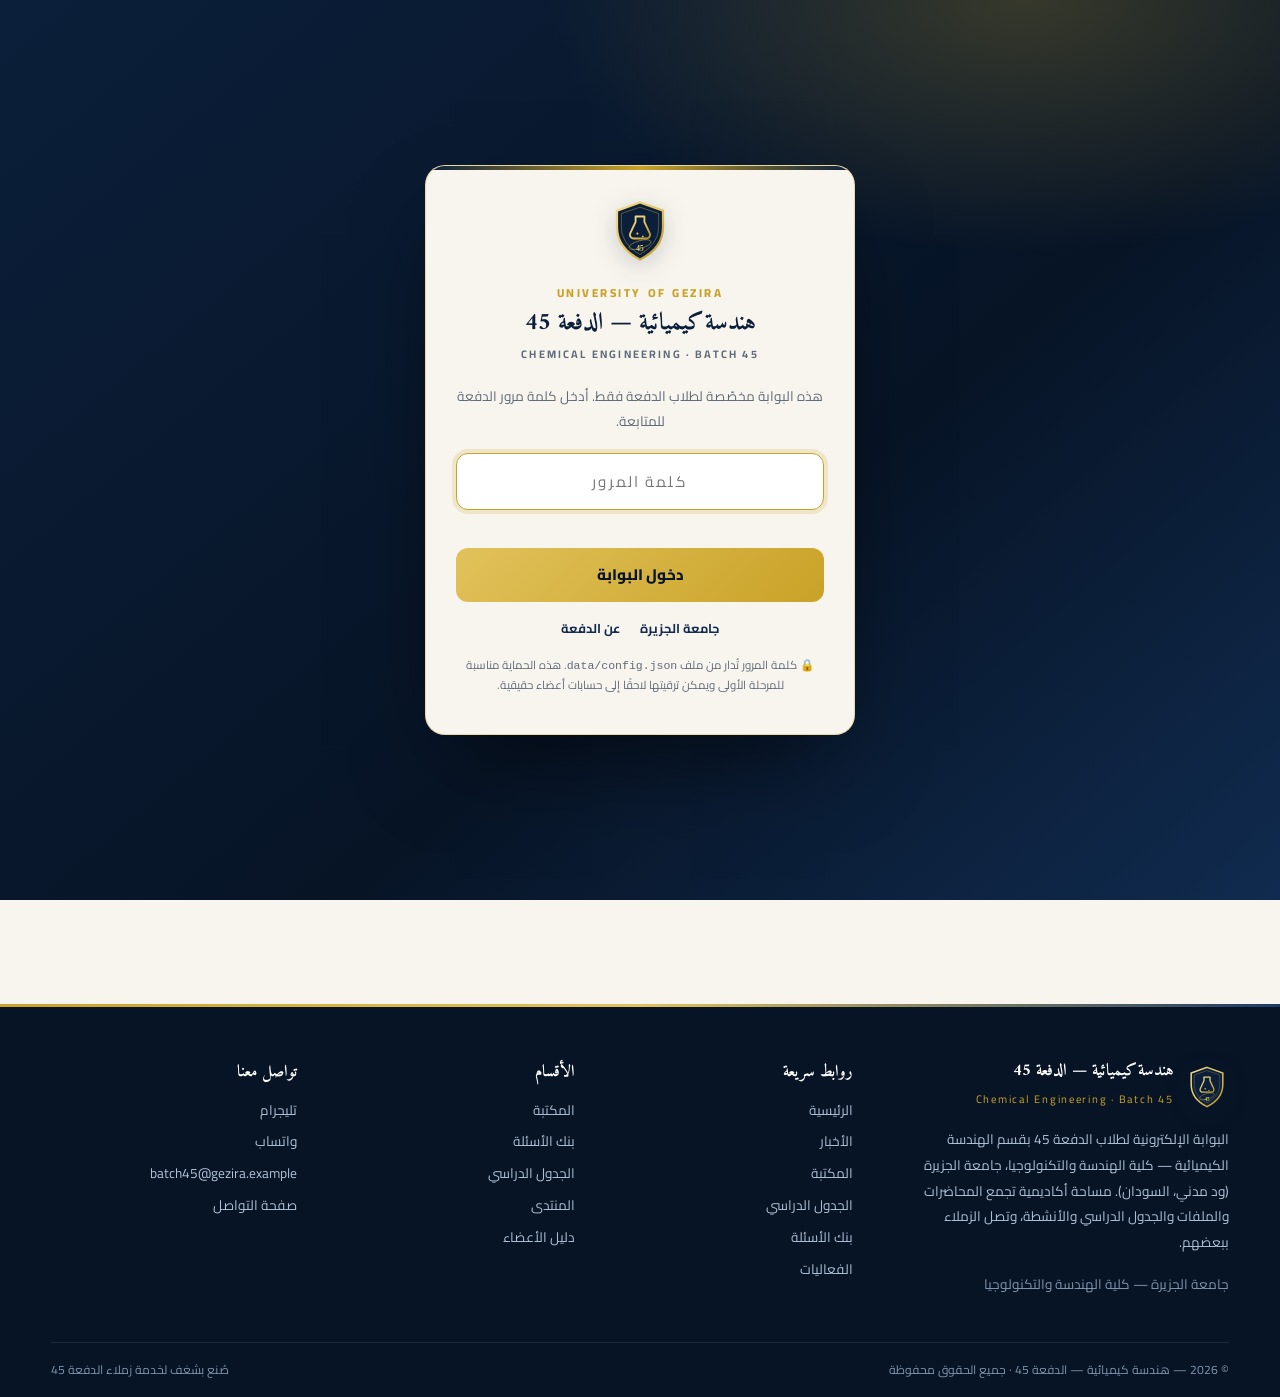
<file: events.html>
<!DOCTYPE html>
<html lang="ar" dir="rtl">
<head>
<meta charset="utf-8">
<meta name="viewport" content="width=device-width, initial-scale=1">
<meta name="robots" content="noindex, nofollow">
<title>الفعاليات والتقويم | هندسة كيميائية — الدفعة 45</title>
<meta name="description" content="تقويم فعاليات الدفعة 45: ندوات، زيارات ميدانية، ورشات، ومواعيد مهمة.">
<link rel="preconnect" href="https://fonts.googleapis.com">
<link rel="preconnect" href="https://fonts.gstatic.com" crossorigin>
<link href="https://fonts.googleapis.com/css2?family=Amiri:wght@400;700&family=Cairo:wght@300;400;600;700;800&display=swap" rel="stylesheet">
<link rel="stylesheet" href="assets/css/style.css">
<link rel="icon" href="assets/img/favicon.svg" type="image/svg+xml">
</head>
<body data-page="events">
<div id="site-topbar"></div>
<div id="site-header"></div>

<main>
  <section class="page-hero">
    <div class="container page-hero-inner">
      <div class="breadcrumb"><a href="index.html">الرئيسية</a><span class="sep">/</span><span>الفعاليات</span></div>
      <h1 class="page-title">الفعاليات والتقويم</h1>
      <p class="page-sub">ندوات، زيارات ميدانية، ورشات، ومواعيد نهائية — كل ما يحدث في الدفعة على تقويم واحد.</p>
    </div>
  </section>

  <section class="section">
    <div class="container">
      <div class="grid" style="grid-template-columns:minmax(0,1.15fr) minmax(0,.85fr);align-items:start;gap:1.6rem" id="events-layout">
        <div>
          <div class="calendar reveal" id="calendar">
            <div class="loading">جارٍ تحميل التقويم…</div>
          </div>
        </div>
        <div>
          <div class="section-head" style="margin-bottom:1.2rem">
            <span class="eyebrow">القادم</span>
            <h2 class="section-title" style="font-size:1.3rem">أقرب الفعاليات</h2>
          </div>
          <div class="event-list" id="upcoming-events">
            <div class="loading">جارٍ التحميل…</div>
          </div>
        </div>
      </div>

      <div class="mt-4">
        <div class="section-head">
          <span class="eyebrow">الأرشيف</span>
          <h2 class="section-title" style="font-size:1.3rem">فعاليات سابقة</h2>
        </div>
        <div class="event-list" id="past-events"></div>
      </div>
    </div>
  </section>
</main>

<div id="site-footer"></div>
<script src="assets/js/app.js"></script>
<script>
B45.ready(async function () {
  let events = [];
  try { events = await B45.loadJSON('data/events.json'); }
  catch (err) {
    document.getElementById('calendar').innerHTML = '<div class="empty">تعذّر التحميل: ' + B45.esc(err.message) + '</div>';
    return;
  }
  events = B45.sortByDateDesc(events).reverse();
  const today = new Date(); today.setHours(0, 0, 0, 0);
  const byDate = {};
  events.forEach(function (e) { (byDate[e.date] = byDate[e.date] || []).push(e); });

  const upcoming = events.filter(function (e) { return new Date(e.date) >= today; });
  const next = upcoming[0];
  let view = next ? new Date(next.date) : new Date();
  view = new Date(view.getFullYear(), view.getMonth(), 1);

  const DOW = ['السبت', 'الأحد', 'الاثنين', 'الثلاثاء', 'الأربعاء', 'الخميس', 'الجمعة'];
  const cal = document.getElementById('calendar');

  function iso(d) {
    return d.getFullYear() + '-' + String(d.getMonth() + 1).padStart(2, '0') + '-' + String(d.getDate()).padStart(2, '0');
  }

  function renderCal() {
    const y = view.getFullYear(), m = view.getMonth();
    const first = new Date(y, m, 1);
    const daysInMonth = new Date(y, m + 1, 0).getDate();
    // Saturday-first column index
    const lead = (first.getDay() + 1) % 7;
    let html = '<div class="cal-head">' +
      '<button class="chip" id="cal-prev" aria-label="الشهر السابق">‹</button>' +
      '<h3>' + B45.MONTHS[m] + ' ' + y + '</h3>' +
      '<button class="chip" id="cal-next" aria-label="الشهر التالي">›</button></div>' +
      '<div class="cal-grid">';
    DOW.forEach(function (d) { html += '<div class="cal-dow">' + d + '</div>'; });
    for (let i = 0; i < lead; i++) html += '<div class="cal-cell muted"></div>';
    for (let d = 1; d <= daysInMonth; d++) {
      const dateStr = iso(new Date(y, m, d));
      const evs = byDate[dateStr] || [];
      const isToday = dateStr === iso(today);
      html += '<div class="cal-cell' + (isToday ? ' today' : '') + '"><span class="num">' + d + '</span>';
      evs.slice(0, 2).forEach(function (e) {
        html += '<span class="cal-event" title="' + B45.esc(e.title) + '">' + B45.esc(e.title) + '</span>';
      });
      if (evs.length > 2) html += '<span class="cal-dot"></span>';
      html += '</div>';
    }
    const tail = (7 - ((lead + daysInMonth) % 7)) % 7;
    for (let i = 0; i < tail; i++) html += '<div class="cal-cell muted"></div>';
    html += '</div><p class="table-note" style="margin-top:1rem">الأيام المظللة بالذهبي = اليوم الحالي. الفعاليات تظهر مختصرة داخل الخلايا.</p>';
    cal.innerHTML = html;
    document.getElementById('cal-prev').addEventListener('click', function () { view = new Date(y, m - 1, 1); renderCal(); });
    document.getElementById('cal-next').addEventListener('click', function () { view = new Date(y, m + 1, 1); renderCal(); });
  }

  renderCal();

  document.getElementById('upcoming-events').innerHTML =
    upcoming.length ? upcoming.map(B45.eventCard).join('') : '<div class="empty">لا توجد فعاليات قادمة مسجّلة.</div>';

  const past = events.filter(function (e) { return new Date(e.date) < today; });
  document.getElementById('past-events').innerHTML =
    past.length ? past.slice(0, 3).map(B45.eventCard).join('') : '<div class="empty">لا توجد فعاليات سابقة.</div>';
  document.querySelectorAll('.reveal').forEach(function (el) { el.classList.add('visible'); });

  // responsive: stack columns on mobile
  if (window.innerWidth < 900) document.getElementById('events-layout').style.gridTemplateColumns = '1fr';
});
</script>
<style>
@media(max-width:900px){#events-layout{grid-template-columns:1fr!important}}
</style>
</body>
</html>
</file>
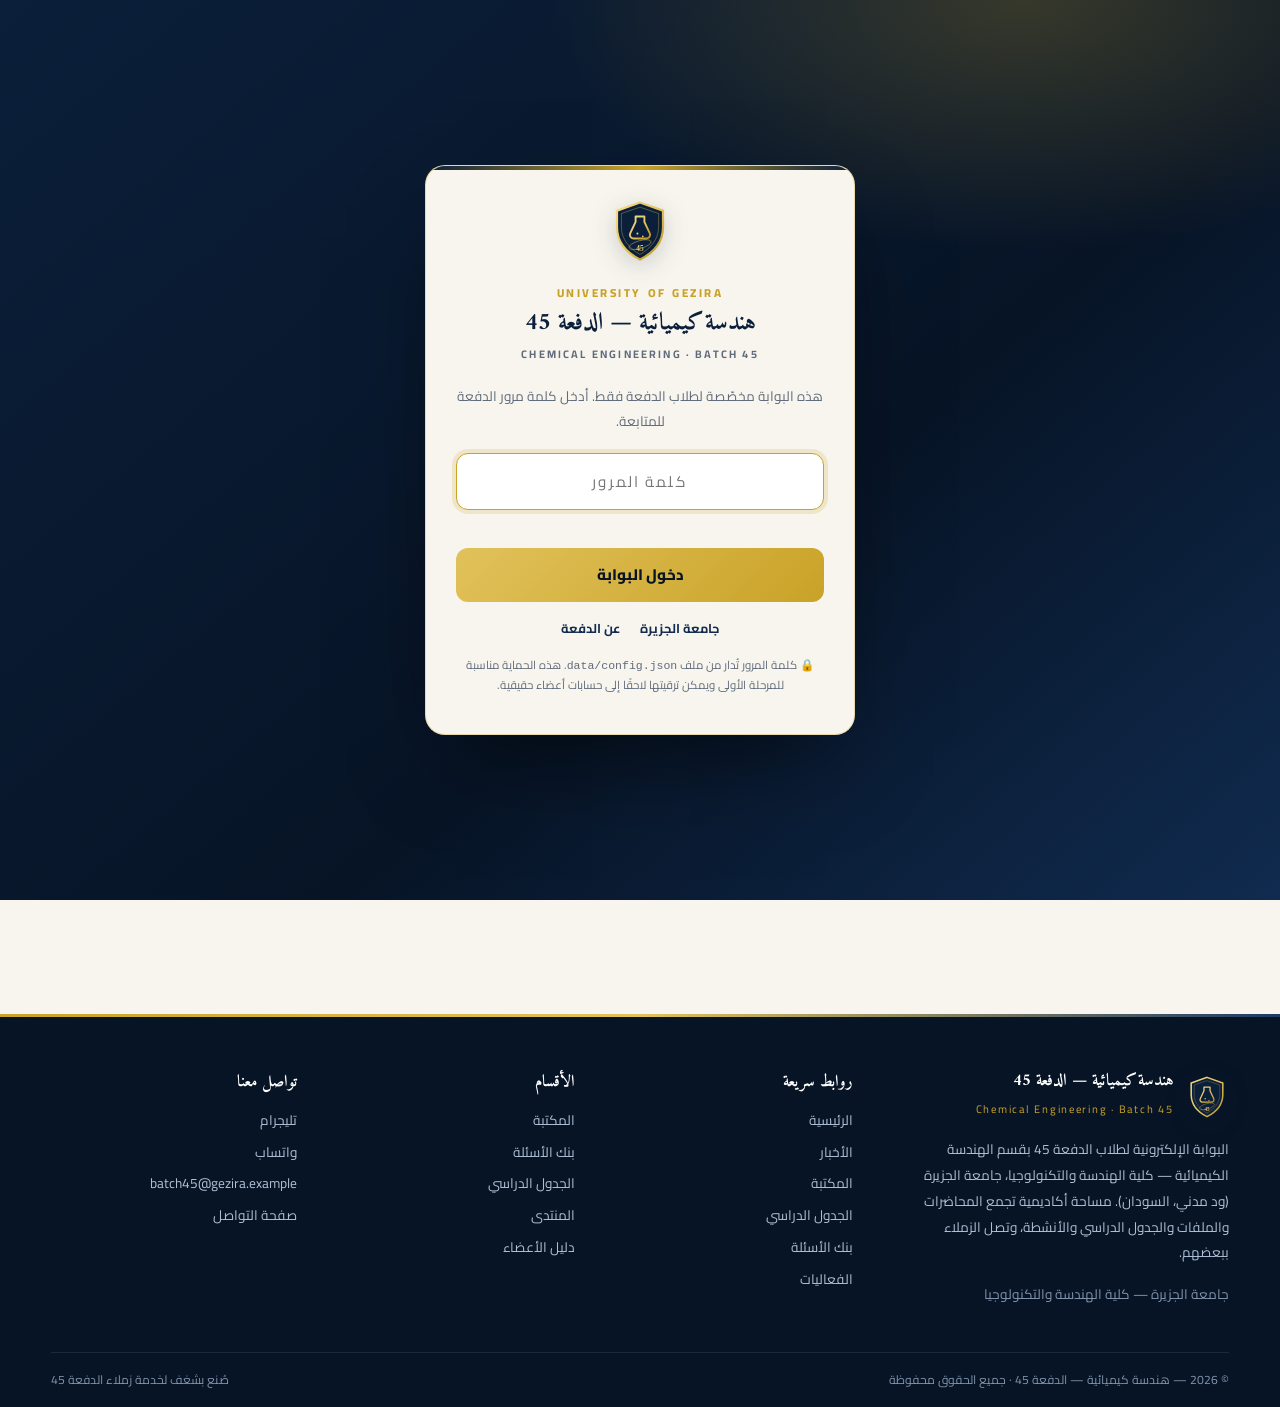
<file: exams.html>
<!DOCTYPE html>
<html lang="ar" dir="rtl">
<head>
<meta charset="utf-8">
<meta name="viewport" content="width=device-width, initial-scale=1">
<meta name="robots" content="noindex, nofollow">
<title>بنك الأسئلة والامتحانات | هندسة كيميائية — الدفعة 45</title>
<meta name="description" content="أرشيف امتحانات السنوات السابقة والأسئلة المحلولة لمقررات الدفعة 45 — كلية الهندسة والتكنولوجيا، جامعة الجزيرة.">
<link rel="preconnect" href="https://fonts.googleapis.com">
<link rel="preconnect" href="https://fonts.gstatic.com" crossorigin>
<link href="https://fonts.googleapis.com/css2?family=Amiri:wght@400;700&family=Cairo:wght@300;400;600;700;800&display=swap" rel="stylesheet">
<link rel="stylesheet" href="assets/css/style.css">
<link rel="icon" href="assets/img/favicon.svg" type="image/svg+xml">
</head>
<body data-page="exams">
<div id="site-topbar"></div>
<div id="site-header"></div>

<main>
  <section class="page-hero">
    <div class="container page-hero-inner">
      <div class="breadcrumb"><a href="index.html">الرئيسية</a><span class="sep">/</span><span>بنك الأسئلة</span></div>
      <h1 class="page-title">بنك الأسئلة والامتحانات</h1>
      <p class="page-sub">أرشيف امتحانات السنوات السابقة والأسئلة المحلولة لكل مقرر — أفضل طريقة للاستعداد هي حل امتحان قديمًا.</p>
    </div>
  </section>

  <section class="section">
    <div class="container">
      <div class="notice reveal" style="margin-bottom:1.8rem">
        <span>📌</span>
        <div>
          <b>ملاحظة</b>
          الملفات المرتبطة حاليًا هي نماذج تجريبية للتوضيح. أضف الملفات الحقيقية عبر <code>data/exams.json</code> (حقل <code>url</code>)، وستظهر هنا مباشرة.
        </div>
      </div>

      <div class="toolbar">
        <div class="search-box">
          <span class="ico">🔍</span>
          <input class="search-input" id="exam-search" type="text" placeholder="ابحث عن مقرر أو ملف…" aria-label="بحث في بنك الأسئلة">
        </div>
        <div class="text-muted" style="font-size:.82rem" id="exam-count">جارٍ التحميل…</div>
      </div>

      <div id="exam-list">
        <div class="loading">جارٍ تحميل بنك الأسئلة…</div>
      </div>
    </div>
  </section>
</main>

<div id="site-footer"></div>
<script src="assets/js/app.js"></script>
<script>
B45.ready(async function () {
  let data;
  try {
    data = await B45.loadJSON('data/exams.json');
  } catch (err) {
    document.getElementById('exam-list').innerHTML = '<div class="empty">تعذّر التحميل: ' + B45.esc(err.message) + '</div>';
    return;
  }
  const courses = data.courses || [];
  const list = document.getElementById('exam-list');
  const countEl = document.getElementById('exam-count');

  function render(filter) {
    const q = (filter || '').toLowerCase();
    let shown = 0;
    const html = courses.map(function (c) {
      const items = (c.items || []).filter(function (it) {
        if (!q) return true;
        return (c.name + ' ' + it.title + ' ' + it.year + ' ' + it.type).toLowerCase().indexOf(q) !== -1;
      });
      if (!items.length) return '';
      shown += items.length;
      return '<div class="exam-course open reveal" data-course="' + B45.esc(c.name) + '">' +
        '<div class="exam-head"><h3>' + (c.icon ? c.icon + ' ' : '') + B45.esc(c.name) + '</h3>' +
        '<span class="exam-count">' + items.length + ' ملف — اضغط للإخفاء/الإظهار</span></div>' +
        '<div class="exam-body">' + items.map(function (it) {
          return '<div class="file-row"><div class="file-ico">📝</div>' +
            '<div class="file-name"><b>' + B45.esc(it.title) + '</b>' +
            '<span>' + B45.esc(it.type) + ' · ' + B45.esc(it.year) + '</span></div>' +
            (it.url ? '<a class="file-dl" href="' + B45.esc(it.url) + '" target="_blank" rel="noopener">تحميل ↓</a>' : '<span class="badge badge--muted">قريبًا</span>') +
            '</div>';
        }).join('') + '</div></div>';
    }).join('');
    list.innerHTML = html || '<div class="empty">لا توجد نتائج مطابقة.</div>';
    countEl.textContent = shown + ' ملف في ' + courses.length + ' مقرر';
    list.querySelectorAll('.exam-head').forEach(function (h) {
      h.addEventListener('click', function () { h.closest('.exam-course').classList.toggle('open'); });
    });
  }

  render('');
  document.getElementById('exam-search').addEventListener('input', function (e) { render(e.target.value.trim()); });
});
</script>
</body>
</html>
</file>
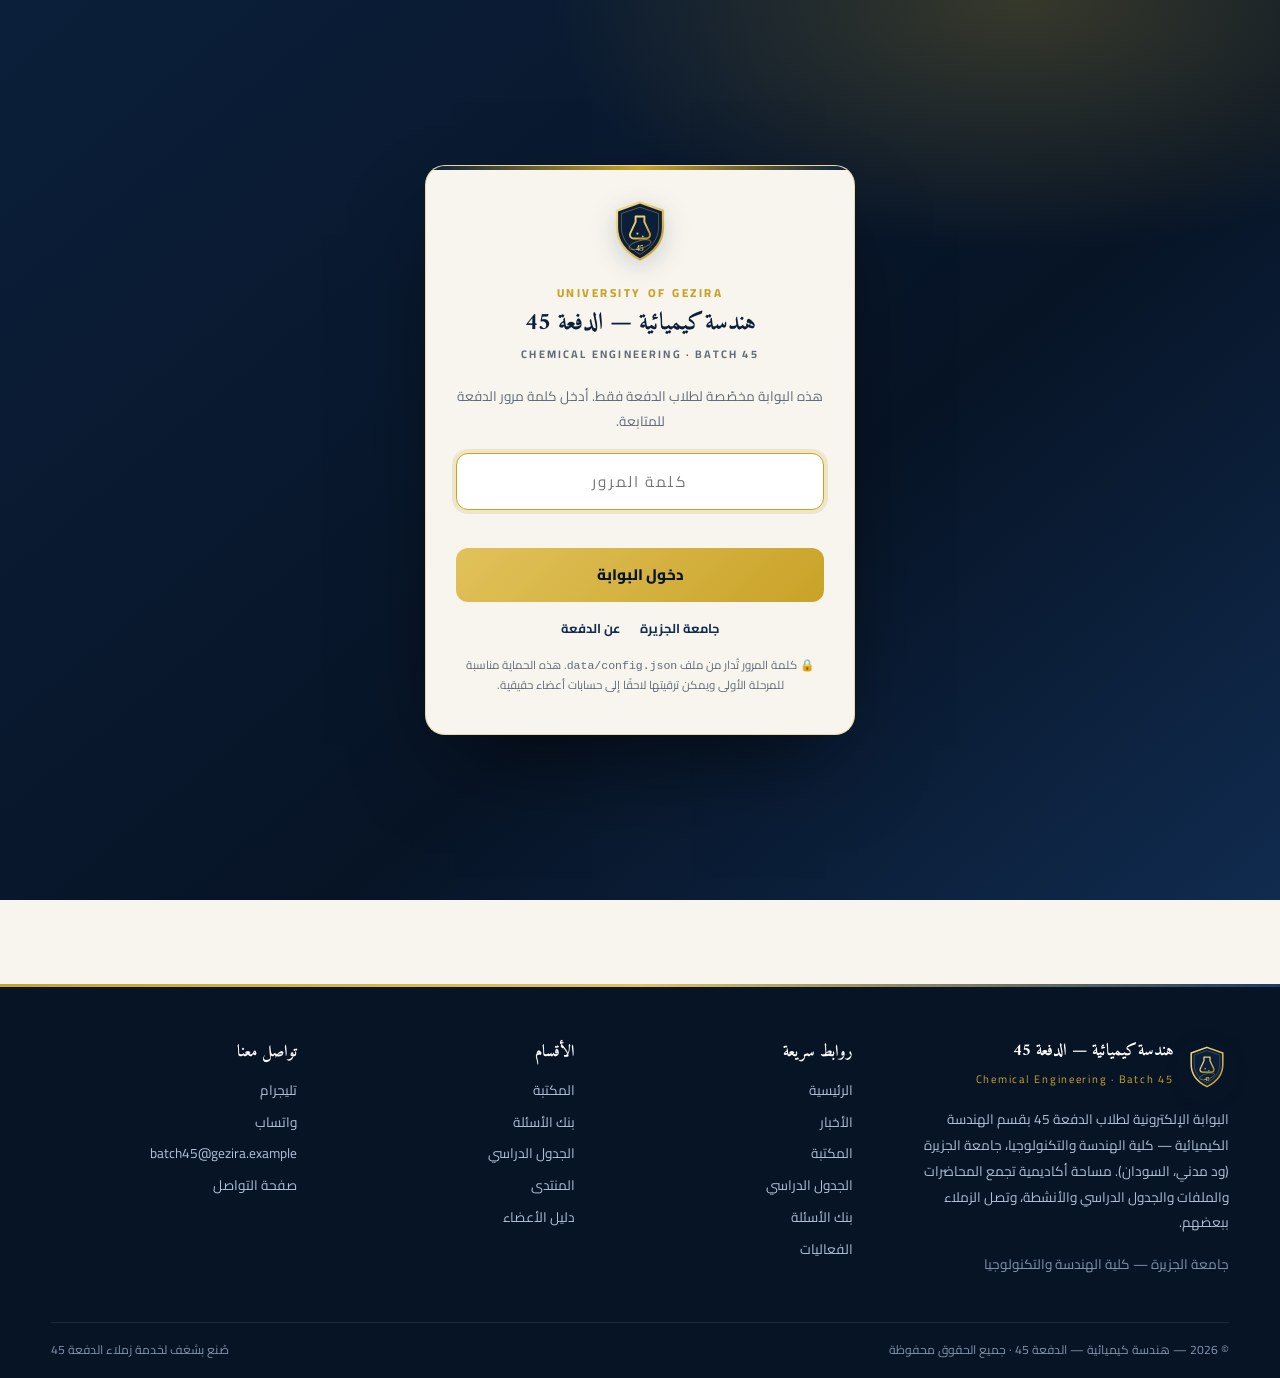
<file: forum.html>
<!DOCTYPE html>
<html lang="ar" dir="rtl">
<head>
<meta charset="utf-8">
<meta name="viewport" content="width=device-width, initial-scale=1">
<meta name="robots" content="noindex, nofollow">
<title>منتدى الدفعة | هندسة كيميائية — الدفعة 45</title>
<meta name="description" content="منتدى الدفعة 45: أسئلة، تلخيصات، مجموعات مذاكرة، واقتراحات.">
<link rel="preconnect" href="https://fonts.googleapis.com">
<link rel="preconnect" href="https://fonts.gstatic.com" crossorigin>
<link href="https://fonts.googleapis.com/css2?family=Amiri:wght@400;700&family=Cairo:wght@300;400;600;700;800&display=swap" rel="stylesheet">
<link rel="stylesheet" href="assets/css/style.css">
<link rel="icon" href="assets/img/favicon.svg" type="image/svg+xml">
</head>
<body data-page="forum">
<div id="site-topbar"></div>
<div id="site-header"></div>

<main>
  <section class="page-hero">
    <div class="container page-hero-inner">
      <div class="breadcrumb"><a href="index.html">الرئيسية</a><span class="sep">/</span><span>المنتدى</span></div>
      <h1 class="page-title">منتدى الدفعة</h1>
      <p class="page-sub">اسأل زملاءك، شارك ملخصاتك، ونسّق مجموعات المذاكرة — مساحة نقاش أكاديمية محترمة.</p>
    </div>
  </section>

  <section class="section">
    <div class="container">
      <div class="notice reveal" style="margin-bottom:1.8rem">
        <span>💡</span>
        <div>
          <b>المنتدى تجريبي في هذه النسخة</b>
          المواضيع الجديدة والردود تُحفظ في متصفحك فقط (localStorage) ولا يراها الآخرون حتى نضيف خادمًا. للنشر المشترك لاحقًا: قاعدة بيانات مجانية مثل Supabase.
        </div>
      </div>

      <div class="toolbar">
        <div class="chips" id="forum-filters">
          <button class="chip active" data-cat="all">الكل</button>
          <button class="chip" data-cat="أكاديمي">أكاديمي</button>
          <button class="chip" data-cat="مواد">مواد</button>
          <button class="chip" data-cat="تنظيم">تنظيم</button>
          <button class="chip" data-cat="اقتراح">اقتراحات</button>
        </div>
        <div style="display:flex;gap:.6rem;flex-wrap:wrap;flex:1;justify-content:flex-end">
          <div class="search-box">
            <span class="ico">🔍</span>
            <input class="search-input" id="forum-search" type="text" placeholder="ابحث في الموضوعات…" aria-label="بحث">
          </div>
          <button class="btn btn-gold btn-sm" id="new-topic">＋ موضوع جديد</button>
        </div>
      </div>

      <div class="news-list" id="topic-list">
        <div class="loading">جارٍ تحميل المنتدى…</div>
      </div>
    </div>
  </section>
</main>

<div id="site-footer"></div>
<script src="assets/js/app.js"></script>
<script>
B45.ready(async function () {
  let seed = [];
  try { seed = await B45.loadJSON('data/forum.json'); }
  catch (err) {
    document.getElementById('topic-list').innerHTML = '<div class="empty">تعذّر التحميل: ' + B45.esc(err.message) + '</div>';
    return;
  }

  const LS_POSTS = 'b45_forum_posts';
  const LS_REPLIES = 'b45_forum_replies';
  function localPosts() { try { return JSON.parse(localStorage.getItem(LS_POSTS) || '[]'); } catch (e) { return []; } }
  function localReplies() { try { return JSON.parse(localStorage.getItem(LS_REPLIES) || '{}'); } catch (e) { return {}; } }
  function savePosts(p) { localStorage.setItem(LS_POSTS, JSON.stringify(p)); }
  function saveReplies(r) { localStorage.setItem(LS_REPLIES, JSON.stringify(r)); }

  function initials(name) {
    const parts = String(name || '؟').trim().split(/\s+/);
    return (parts[0] ? parts[0][0] : '؟') + (parts[1] ? parts[1][0] : '');
  }
  function allTopics() {
    return localPosts().concat(seed).sort(function (a, b) { return new Date(b.date) - new Date(a.date); });
  }
  function repliesFor(t) {
    const local = localReplies()[t.id] || [];
    return (t.replies || []).concat(local);
  }

  let cat = 'all', term = '';

  function cardHtml(t) {
    const reps = repliesFor(t);
    return '<article class="card topic-card reveal" data-topic-id="' + B45.esc(t.id) + '">' +
      '<div class="topic-top"><div class="avatar">' + B45.esc(initials(t.author)) + '</div>' +
      '<div><h3 class="topic-title">' + B45.esc(t.title) + '</h3>' +
      '<div class="topic-meta"><span>👤 ' + B45.esc(t.author) + '</span><span>🗓️ ' + B45.fmtDate(t.date) + '</span>' +
      '<span class="badge ' + B45.badgeClass(t.category) + '">' + B45.esc(t.category) + '</span>' +
      '<span>💬 ' + reps.length + ' رد</span></div></div></div>' +
      '<p class="topic-excerpt">' + B45.esc(String(t.body).slice(0, 160)) + (String(t.body).length > 160 ? '…' : '') + '</p>' +
      '<span class="card-link">افتح النقاش ←</span></article>';
  }

  function render() {
    const list = allTopics().filter(function (t) {
      const okCat = cat === 'all' || t.category === cat;
      const hay = (t.title + ' ' + t.author + ' ' + t.body).toLowerCase();
      return okCat && (!term || hay.indexOf(term.toLowerCase()) !== -1);
    });
    const box = document.getElementById('topic-list');
    box.innerHTML = list.length ? list.map(cardHtml).join('')
      : '<div class="empty" style="padding:2.5rem;text-align:center;background:#fff;border-radius:14px;border:1px dashed var(--line)">لا توجد موضوعات مطابقة.</div>';
    box.querySelectorAll('[data-topic-id]').forEach(function (card) {
      card.addEventListener('click', function () { openTopic(card.getAttribute('data-topic-id')); });
    });
  }

  function openTopic(id) {
    const t = allTopics().find(function (x) { return x.id === id; });
    if (!t) return;
    const reps = repliesFor(t);
    const repliesHtml = reps.length
      ? reps.map(function (r) {
          return '<div class="reply"><div class="avatar">' + B45.esc(initials(r.author)) + '</div>' +
            '<div class="body"><div class="who"><b>' + B45.esc(r.author) + '</b><span>· ' + B45.fmtDate(r.date) + '</span></div>' +
            '<p>' + B45.esc(r.body) + '</p></div></div>';
        }).join('')
      : '<p class="text-muted" style="font-size:.85rem">لا توجد ردود بعد — كن أول من يجيب.</p>';
    B45.openModal({
      title: t.title,
      meta: '<span class="badge ' + B45.badgeClass(t.category) + '">' + B45.esc(t.category) + '</span> · ' + B45.esc(t.author) + ' · ' + B45.fmtDate(t.date),
      html: '<p>' + B45.esc(t.body) + '</p>' +
        '<hr style="border:0;border-top:1px solid var(--line-2);margin:1.2rem 0">' +
        '<h4 style="margin-top:0">الردود (' + reps.length + ')</h4>' + repliesHtml +
        '<div class="reply-form"><input type="text" id="rep-name" placeholder="اسمك" maxlength="60">' +
        '<textarea id="rep-body" placeholder="اكتب ردّك…" maxlength="1200"></textarea>' +
        '<button class="btn btn-gold btn-sm" id="rep-send" style="justify-self:start">إرسال الرد</button>' +
        '<div class="text-muted" style="font-size:.72rem">يُحفظ الرد محليًا في متصفحك (نسخة تجريبية).</div></div>'
    });
    document.getElementById('rep-send').addEventListener('click', function () {
      const name = (document.getElementById('rep-name').value || 'زائر').trim();
      const body = (document.getElementById('rep-body').value || '').trim();
      if (!body) return;
      const all = localReplies();
      (all[t.id] = all[t.id] || []).push({ author: name, date: new Date().toISOString().slice(0, 10), body: body });
      saveReplies(all);
      B45.closeModal();
      render();
      setTimeout(function () { openTopic(t.id); }, 120);
    });
  }

  document.getElementById('forum-filters').addEventListener('click', function (e) {
    const b = e.target.closest('.chip'); if (!b) return;
    this.querySelectorAll('.chip').forEach(function (c) { c.classList.remove('active'); });
    b.classList.add('active'); cat = b.getAttribute('data-cat'); render();
  });
  document.getElementById('forum-search').addEventListener('input', function (e) { term = e.target.value.trim(); render(); });

  document.getElementById('new-topic').addEventListener('click', function () {
    B45.openModal({
      title: 'موضوع جديد',
      meta: 'شارك سؤالًا أو اقتراحًا مع زملائك',
      html: '<div class="reply-form" style="display:grid;gap:.55rem">' +
        '<input type="text" id="nt-name" placeholder="اسمك" maxlength="60">' +
        '<input type="text" id="nt-title" placeholder="عنوان الموضوع" maxlength="120">' +
        '<select id="nt-cat"><option>أكاديمي</option><option>مواد</option><option>تنظيم</option><option>اقتراح</option></select>' +
        '<textarea id="nt-body" placeholder="اكتب موضوعك…" maxlength="2000"></textarea>' +
        '<button class="btn btn-gold btn-sm" id="nt-send" style="justify-self:start">نشر الموضوع</button>' +
        '<div class="text-muted" style="font-size:.72rem">يُحفظ الموضوع محليًا في متصفحك (نسخة تجريبية).</div></div>'
    });
    document.getElementById('nt-send').addEventListener('click', function () {
      const name = (document.getElementById('nt-name').value || 'زائر').trim();
      const title = (document.getElementById('nt-title').value || '').trim();
      const body = (document.getElementById('nt-body').value || '').trim();
      const category = document.getElementById('nt-cat').value;
      if (!title || !body) { alert('أدخل عنوان الموضوع ونصه.'); return; }
      const posts = localPosts();
      posts.push({ id: 'local-' + Date.now(), author: name, title: title, body: body, category: category, date: new Date().toISOString().slice(0, 10), replies: [] });
      savePosts(posts);
      B45.closeModal();
      render();
    });
  });

  render();
});
</script>
</body>
</html>
</file>
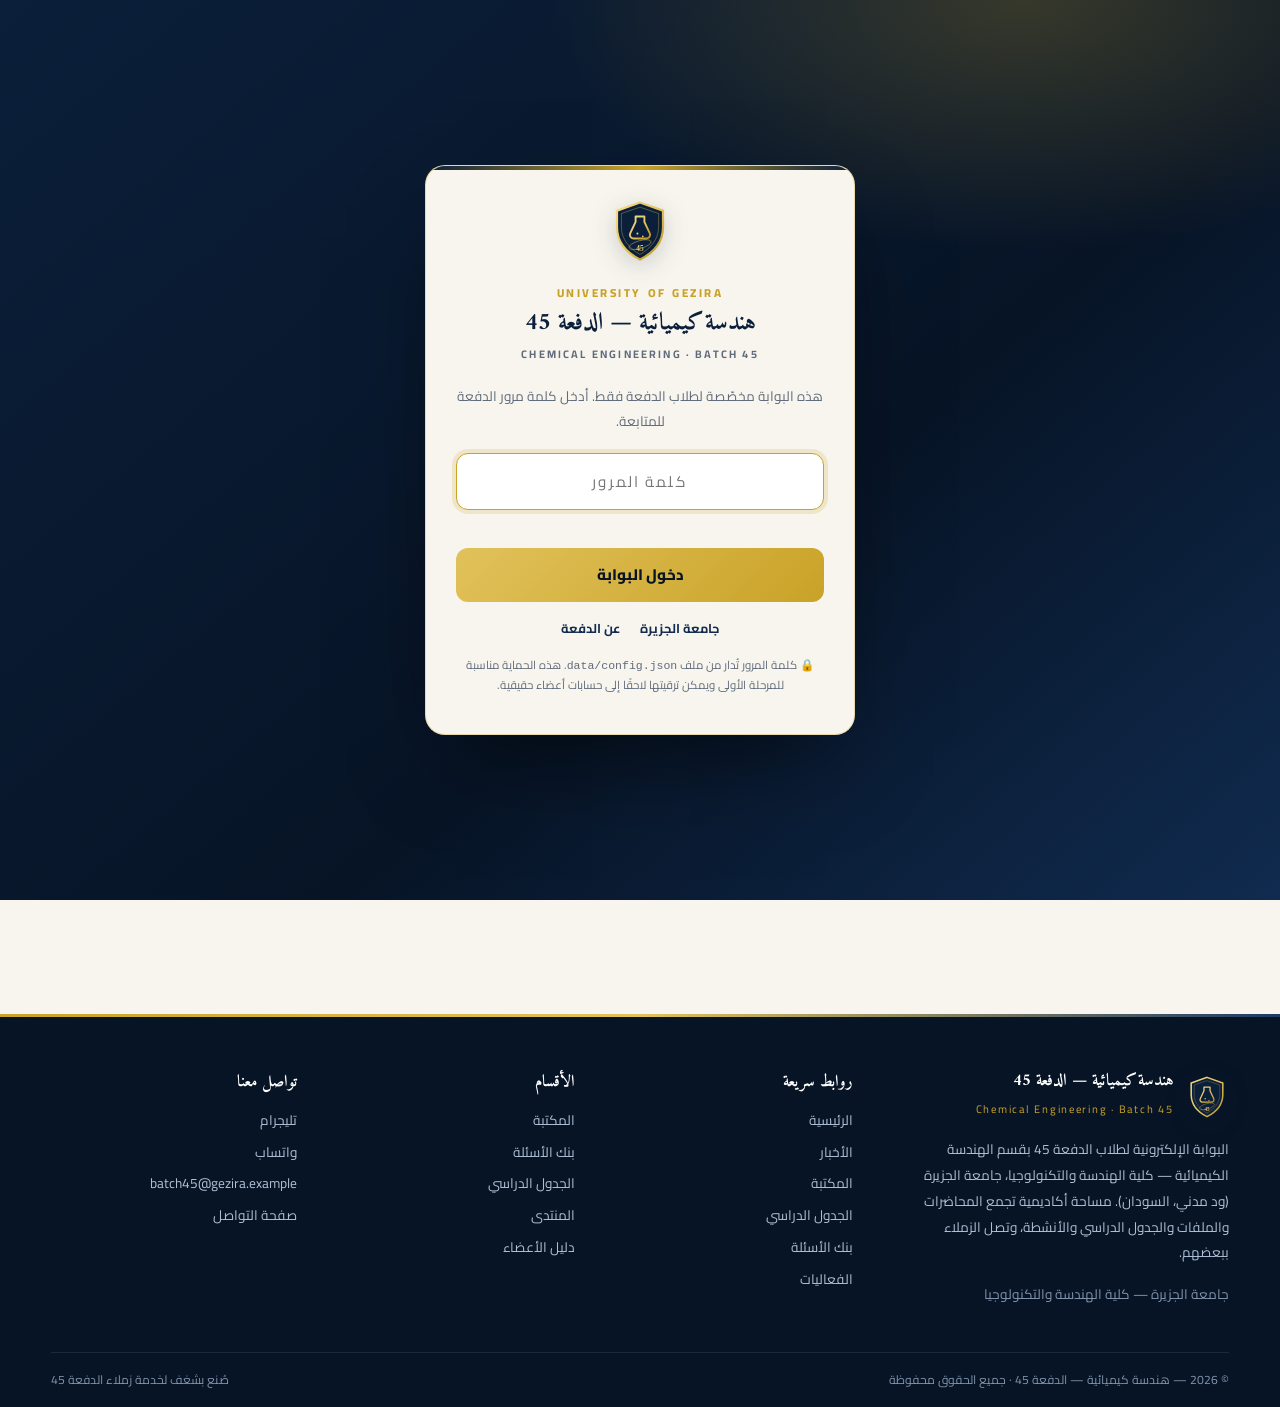
<file: library.html>
<!DOCTYPE html>
<html lang="ar" dir="rtl">
<head>
<meta charset="utf-8">
<meta name="viewport" content="width=device-width, initial-scale=1">
<meta name="robots" content="noindex, nofollow">
<title>المكتبة الرقمية | هندسة كيميائية — الدفعة 45</title>
<meta name="description" content="مكتبة الدفعة 45: محاضرات، ملازم، مسائل محلولة، وملفات كل مقررات الهندسة الكيميائية.">
<link rel="preconnect" href="https://fonts.googleapis.com">
<link rel="preconnect" href="https://fonts.gstatic.com" crossorigin>
<link href="https://fonts.googleapis.com/css2?family=Amiri:wght@400;700&family=Cairo:wght@300;400;600;700;800&display=swap" rel="stylesheet">
<link rel="stylesheet" href="assets/css/style.css">
<link rel="icon" href="assets/img/favicon.svg" type="image/svg+xml">
</head>
<body data-page="library">
<div id="site-topbar"></div>
<div id="site-header"></div>

<main>
  <section class="page-hero">
    <div class="container page-hero-inner">
      <div class="breadcrumb"><a href="index.html">الرئيسية</a><span class="sep">/</span><span>المكتبة</span></div>
      <h1 class="page-title">المكتبة الرقمية</h1>
      <p class="page-sub">مذكرات المحاضرات، المسائل المحلولة، المراجع، وملفات المقررات — مرتبة حسب المادة، مع روابط تحميل مباشرة.</p>
    </div>
  </section>

  <section class="section">
    <div class="container">
      <div class="notice notice--info reveal" style="margin-bottom:1.8rem">
        <span>💡</span>
        <div>
          <b>كيف تضيف ملفًا؟</b>
          افتح الملف <code>data/courses.json</code> وأضف عنصرًا جديدًا داخل <code>files</code> للمقرر، وضع رابط الملف (Google Drive أو أي رابط مباشر) في الحقل <code>url</code>. الملفات التي لا تحتوي رابطًا تظهر بعلامة «قريبًا».
        </div>
      </div>

      <div class="toolbar">
        <div class="search-box">
          <span class="ico">🔍</span>
          <input class="search-input" id="lib-search" type="text" placeholder="ابحث عن مقرر أو ملف…" aria-label="بحث في المكتبة">
        </div>
        <div class="text-muted" style="font-size:.82rem" id="lib-count">جارٍ التحميل…</div>
      </div>

      <div class="course-grid" id="course-grid">
        <div class="loading">جارٍ تحميل المكتبة…</div>
      </div>
    </div>
  </section>
</main>

<div id="site-footer"></div>
<script src="assets/js/app.js"></script>
<script>
B45.ready(async function () {
  let courses = [];
  try {
    courses = await B45.loadJSON('data/courses.json');
  } catch (err) {
    document.getElementById('course-grid').innerHTML = '<div class="empty">تعذّر تحميل المكتبة: ' + B45.esc(err.message) + '</div>';
    return;
  }

  const grid = document.getElementById('course-grid');
  const countEl = document.getElementById('lib-count');

  function cardHtml(c) {
    const files = (c.files || []);
    return '<article class="card course-card reveal open" data-id="' + B45.esc(c.id) + '">' +
      '<div class="course-head">' +
      '<div class="course-badge">' + B45.esc(c.code ? c.code.split(' ')[0] : 'CHE') + '</div>' +
      '<div class="course-info"><h3>' + (c.icon ? c.icon + ' ' : '') + B45.esc(c.name) + '</h3>' +
      '<div class="meta"><span>👨‍🏫 ' + B45.esc(c.instructor) + '</span><span>⏱️ ' + B45.esc(c.credits) + ' ساعات</span>' +
      '<span>📄 ' + files.length + ' ملف</span><span class="badge badge--navy">' + B45.esc(c.code) + '</span></div>' +
      '<p class="card-text" style="margin:.5rem 0 0">' + B45.esc(c.description) + '</p></div>' +
      '<span class="card-link" style="align-self:center;white-space:nowrap">الملفات ▾</span>' +
      '</div>' +
      '<div class="course-files">' +
      (files.length ? files.map(B45.fileRow).join('') : '<div class="empty">لم تُضف ملفات لهذا المقرر بعد.</div>') +
      '</div></article>';
  }

  function render(list) {
    grid.innerHTML = list.map(cardHtml).join('');
    countEl.textContent = list.length + ' مقرر · ' + list.reduce(function (a, c) { return a + (c.files || []).length; }, 0) + ' ملف';
    grid.querySelectorAll('.course-card').forEach(function (card) {
      card.querySelector('.course-head').addEventListener('click', function () {
        card.classList.toggle('open');
      });
    });
  }

  render(courses);

  document.getElementById('lib-search').addEventListener('input', function (e) {
    const q = e.target.value.trim().toLowerCase();
    if (!q) { render(courses); return; }
    const filtered = courses.filter(function (c) {
      const files = (c.files || []).map(function (f) { return f.title; }).join(' ');
      return [c.name, c.code, c.instructor, c.description, files].join(' ').toLowerCase().indexOf(q) !== -1;
    });
    render(filtered);
    if (!filtered.length) grid.innerHTML = '<div class="empty">لا توجد نتائج مطابقة.</div>';
  });
});
</script>
</body>
</html>
</file>
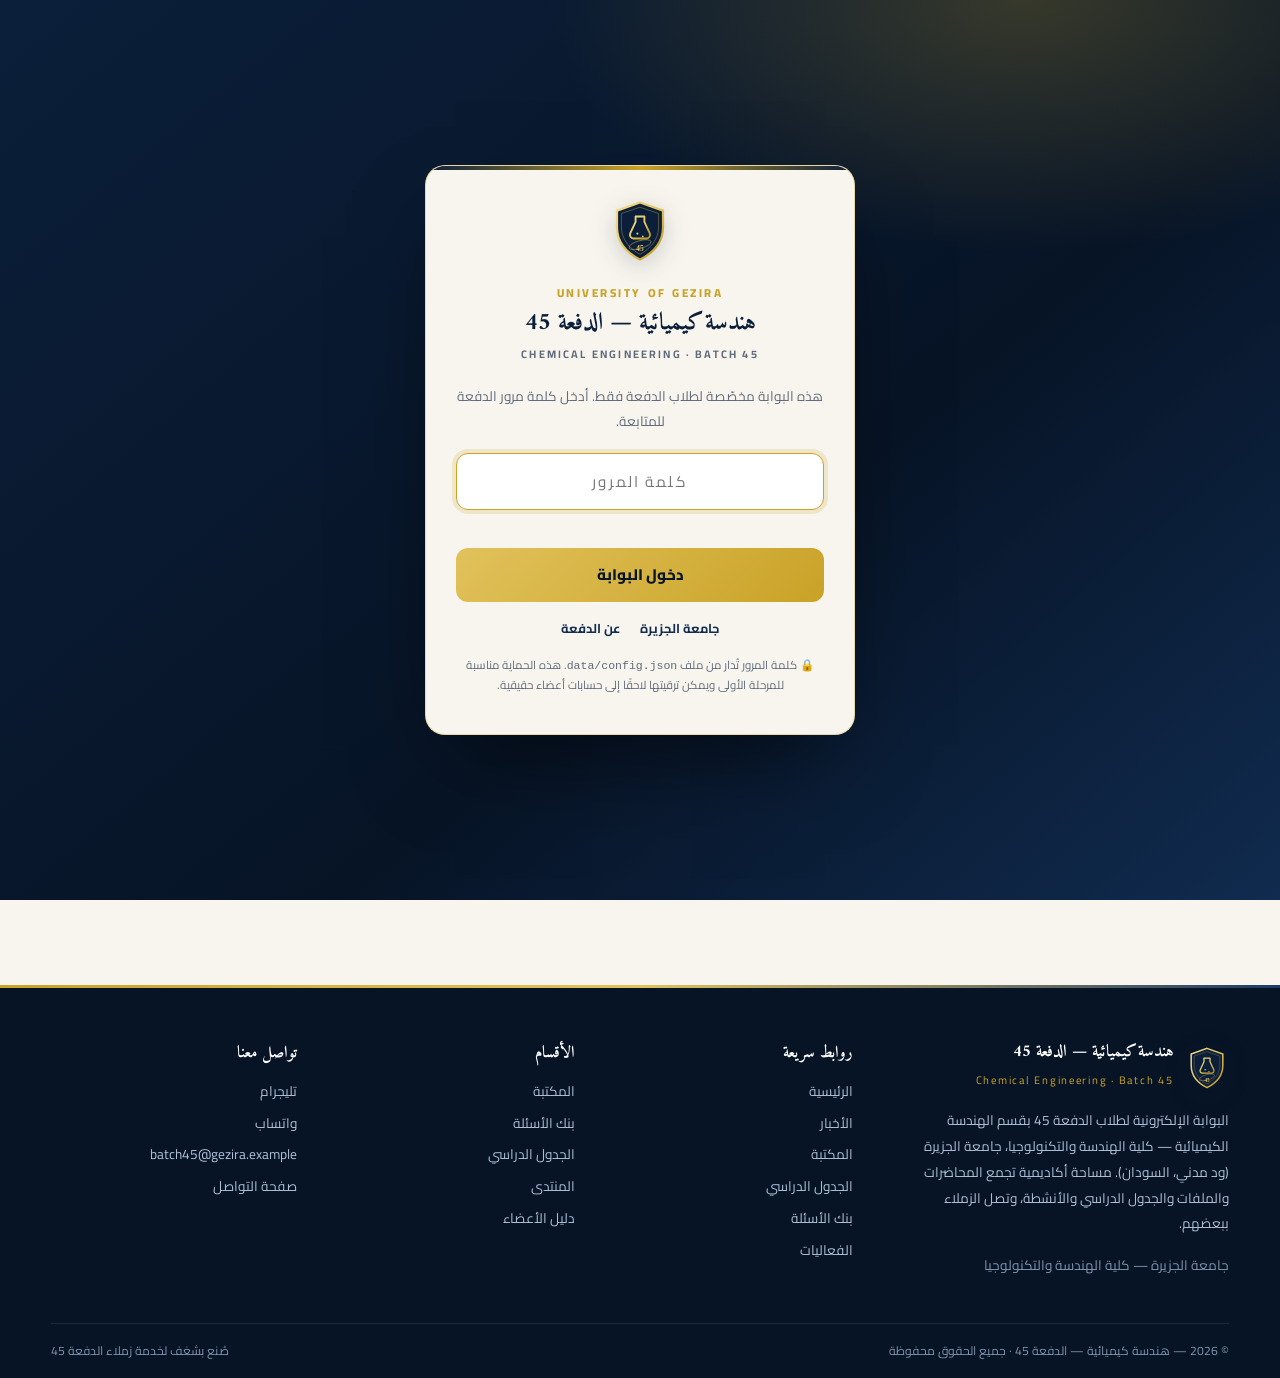
<file: members.html>
<!DOCTYPE html>
<html lang="ar" dir="rtl">
<head>
<meta charset="utf-8">
<meta name="viewport" content="width=device-width, initial-scale=1">
<meta name="robots" content="noindex, nofollow">
<title>دليل أعضاء الدفعة | هندسة كيميائية — الدفعة 45</title>
<meta name="description" content="دليل أعضاء الدفعة 45 — قائمة الزملاء وأدوارهم واهتماماتهم.">
<link rel="preconnect" href="https://fonts.googleapis.com">
<link rel="preconnect" href="https://fonts.gstatic.com" crossorigin>
<link href="https://fonts.googleapis.com/css2?family=Amiri:wght@400;700&family=Cairo:wght@300;400;600;700;800&display=swap" rel="stylesheet">
<link rel="stylesheet" href="assets/css/style.css">
<link rel="icon" href="assets/img/favicon.svg" type="image/svg+xml">
</head>
<body data-page="members">
<div id="site-topbar"></div>
<div id="site-header"></div>

<main>
  <section class="page-hero">
    <div class="container page-hero-inner">
      <div class="breadcrumb"><a href="index.html">الرئيسية</a><span class="sep">/</span><span>الأعضاء</span></div>
      <h1 class="page-title">دليل أعضاء الدفعة</h1>
      <p class="page-sub">تعرّف على زملائك: الأدوار، الاهتمامات، ومن يمكنك التواصل معه في كل شأن.</p>
    </div>
  </section>

  <section class="section">
    <div class="container">
      <div class="notice notice--info reveal" style="margin-bottom:1.8rem">
        <span>🔐</span>
        <div>
          <b>خصوصية الأعضاء</b>
          تظهر البيانات المدرجة فقط. لإضافة عضو أو تحديث بياناته، عدّل الملف <code>data/members.json</code> — ولا تضع بيانات تواصل إلا بموافقة العضو.
        </div>
      </div>

      <div class="toolbar">
        <div class="search-box">
          <span class="ico">🔍</span>
          <input class="search-input" id="member-search" type="text" placeholder="ابحث باسم العضو أو دوره…" aria-label="بحث في الأعضاء">
        </div>
        <div class="text-muted" style="font-size:.82rem" id="member-count">جارٍ التحميل…</div>
      </div>

      <div class="grid grid-4" id="member-grid">
        <div class="loading">جارٍ تحميل الأعضاء…</div>
      </div>
    </div>
  </section>
</main>

<div id="site-footer"></div>
<script src="assets/js/app.js"></script>
<script>
B45.ready(async function () {
  let members = [];
  try { members = await B45.loadJSON('data/members.json'); }
  catch (err) {
    document.getElementById('member-grid').innerHTML = '<div class="empty">تعذّر التحميل: ' + B45.esc(err.message) + '</div>';
    return;
  }
  const grid = document.getElementById('member-grid');
  const countEl = document.getElementById('member-count');

  function initials(name) {
    const parts = String(name || '').trim().split(/\s+/);
    return (parts[0] ? parts[0][0] : '') + (parts[1] ? parts[1][0] : '');
  }

  function render(list) {
    grid.innerHTML = list.map(function (m) {
      const interests = (m.interests || []).map(function (i) { return '<span>' + B45.esc(i) + '</span>'; }).join('');
      const contact = m.contact
        ? '<a class="member-contact" href="' + B45.esc(m.contact) + '" target="_blank" rel="noopener">تواصل ↗</a>'
        : '<span class="member-contact" style="color:var(--muted);font-weight:400">عبر مجموعة الدفعة</span>';
      return '<article class="card member-card reveal">' +
        '<div class="member-avatar">' + B45.esc(initials(m.name)) + '</div>' +
        '<h3 class="member-name">' + B45.esc(m.name) + '</h3>' +
        '<div class="member-role">' + B45.esc(m.role) + '</div>' +
        '<div class="member-interests">' + interests + '</div>' +
        contact + '</article>';
    }).join('');
    countEl.textContent = list.length + ' عضو في الدليل';
    document.querySelectorAll('.reveal').forEach(function (el) { el.classList.add('visible'); });
  }

  render(members);
  document.getElementById('member-search').addEventListener('input', function (e) {
    const q = e.target.value.trim().toLowerCase();
    const filtered = members.filter(function (m) {
      return [m.name, m.role, (m.interests || []).join(' ')].join(' ').toLowerCase().indexOf(q) !== -1;
    });
    render(filtered);
    if (!filtered.length) grid.innerHTML = '<div class="empty">لا توجد نتائج مطابقة.</div>';
  });
});
</script>
</body>
</html>
</file>
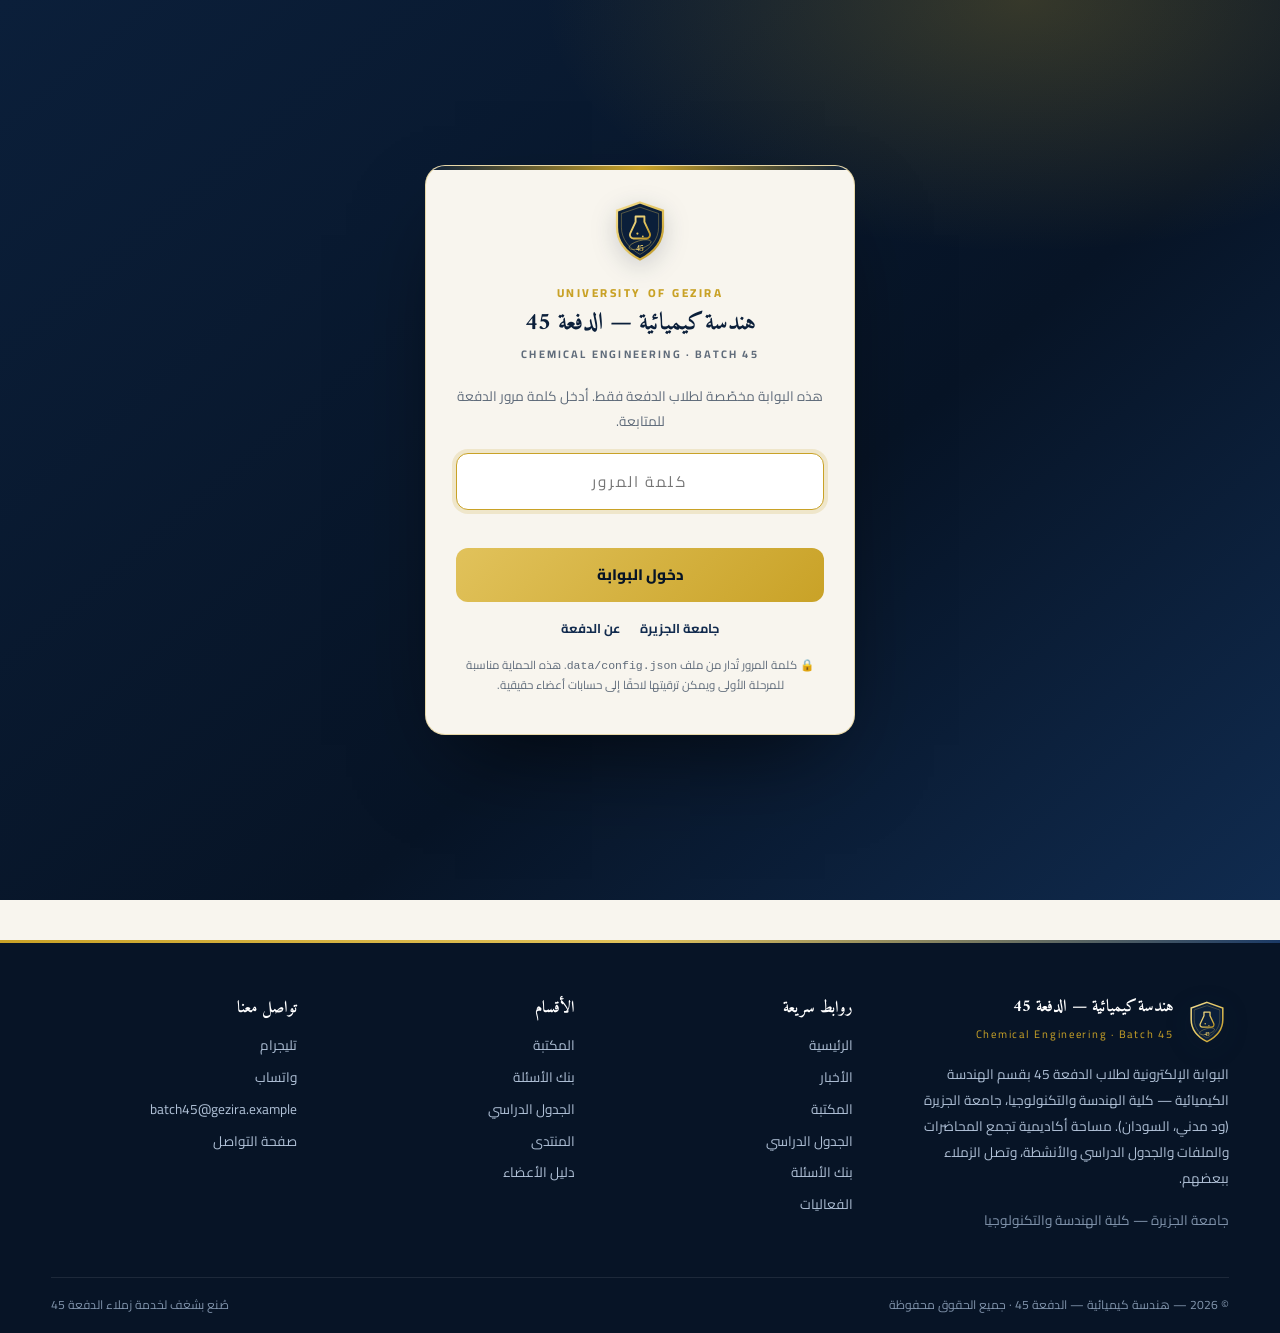
<file: news.html>
<!DOCTYPE html>
<html lang="ar" dir="rtl">
<head>
<meta charset="utf-8">
<meta name="viewport" content="width=device-width, initial-scale=1">
<meta name="robots" content="noindex, nofollow">
<title>الأخبار والإعلانات | هندسة كيميائية — الدفعة 45</title>
<meta name="description" content="آخر أخبار وإعلانات الدفعة 45 — كلية الهندسة والتكنولوجيا، جامعة الجزيرة.">
<link rel="preconnect" href="https://fonts.googleapis.com">
<link rel="preconnect" href="https://fonts.gstatic.com" crossorigin>
<link href="https://fonts.googleapis.com/css2?family=Amiri:wght@400;700&family=Cairo:wght@300;400;600;700;800&display=swap" rel="stylesheet">
<link rel="stylesheet" href="assets/css/style.css">
<link rel="icon" href="assets/img/favicon.svg" type="image/svg+xml">
</head>
<body data-page="news">
<div id="site-topbar"></div>
<div id="site-header"></div>

<main>
  <section class="page-hero">
    <div class="container page-hero-inner">
      <div class="breadcrumb"><a href="index.html">الرئيسية</a><span class="sep">/</span><span>الأخبار</span></div>
      <h1 class="page-title">الأخبار والإعلانات</h1>
      <p class="page-sub">كل ما يهم الدفعة: قرارات أكاديمية، مواعيد، فعاليات، وإعلانات هامة — مرتبة حسب الأولوية والتاريخ.</p>
    </div>
  </section>

  <div class="container">
    <div class="announce" style="border-radius:12px;margin-top:1.6rem;overflow:hidden">
      <div class="announce-inner" style="padding-inline:1rem">
        <span class="tag">تحديث</span>
        <span id="news-last-update">جارٍ التحميل…</span>
      </div>
    </div>
  </div>

  <section class="section">
    <div class="container">
      <div class="toolbar">
        <div class="chips" id="news-filters">
          <button class="chip active" data-cat="all">الكل</button>
          <button class="chip" data-cat="إعلان">إعلانات</button>
          <button class="chip" data-cat="أكاديمي">أكاديمي</button>
          <button class="chip" data-cat="فعالية">فعاليات</button>
          <button class="chip" data-cat="هام">هام</button>
        </div>
        <div class="search-box">
          <span class="ico">🔍</span>
          <input class="search-input" id="news-search" type="text" placeholder="ابحث في الأخبار…" aria-label="بحث في الأخبار">
        </div>
      </div>
      <div class="news-list" id="news-list">
        <div class="loading">جارٍ تحميل الأخبار…</div>
      </div>
    </div>
  </section>
</main>

<div id="site-footer"></div>
<script src="assets/js/app.js"></script>
<script>
B45.ready(async function () {
  let all = [];
  let cat = 'all';
  let term = '';
  try {
    all = await B45.loadJSON('data/news.json');
    all = all.slice().sort(function (a, b) {
      if (!!b.pinned !== !!a.pinned) return b.pinned ? 1 : -1;
      return new Date(b.date) - new Date(a.date);
    });
    const latest = all.slice().sort(function (a, b) { return new Date(b.date) - new Date(a.date); })[0];
    document.getElementById('news-last-update').textContent =
      latest ? 'آخر تحديث: ' + B45.fmtDate(latest.date) + ' — ' + latest.title : 'لا توجد أخبار بعد.';
    render(all);
  } catch (err) {
    document.getElementById('news-list').innerHTML = '<div class="empty">تعذّر تحميل الأخبار: ' + B45.esc(err.message) + '</div>';
    return;
  }

  function render(list) {
    const box = document.getElementById('news-list');
    const filtered = list.filter(function (n) {
      const okCat = cat === 'all' || n.category === cat;
      const hay = (n.title + ' ' + n.excerpt + ' ' + (n.author || '')).toLowerCase();
      const okTerm = !term || hay.indexOf(term.toLowerCase()) !== -1;
      return okCat && okTerm;
    });
    if (!filtered.length) {
      box.innerHTML = '<div class="empty" style="padding:2.5rem;text-align:center;background:#fff;border-radius:14px;border:1px dashed var(--line)">لا توجد أخبار مطابقة لبحثك.</div>';
      return;
    }
    box.innerHTML = filtered.map(B45.newsCard).join('');
    box.querySelectorAll('[data-news-id]').forEach(function (card) {
      card.addEventListener('click', function () {
        const item = all.find(function (n) { return n.id === card.getAttribute('data-news-id'); });
        if (!item) return;
        B45.openModal({
          title: item.title,
          meta: '<span class="badge ' + B45.badgeClass(item.category) + '">' + B45.esc(item.category) + '</span> · ' + B45.fmtDate(item.date) + ' · ' + B45.esc(item.author || ''),
          html: item.body
        });
      });
    });
  }

  document.getElementById('news-filters').addEventListener('click', function (e) {
    const btn = e.target.closest('.chip');
    if (!btn) return;
    this.querySelectorAll('.chip').forEach(function (c) { c.classList.remove('active'); });
    btn.classList.add('active');
    cat = btn.getAttribute('data-cat');
    render(all);
  });

  document.getElementById('news-search').addEventListener('input', function (e) {
    term = e.target.value.trim();
    render(all);
  });
});
</script>
</body>
</html>
</file>
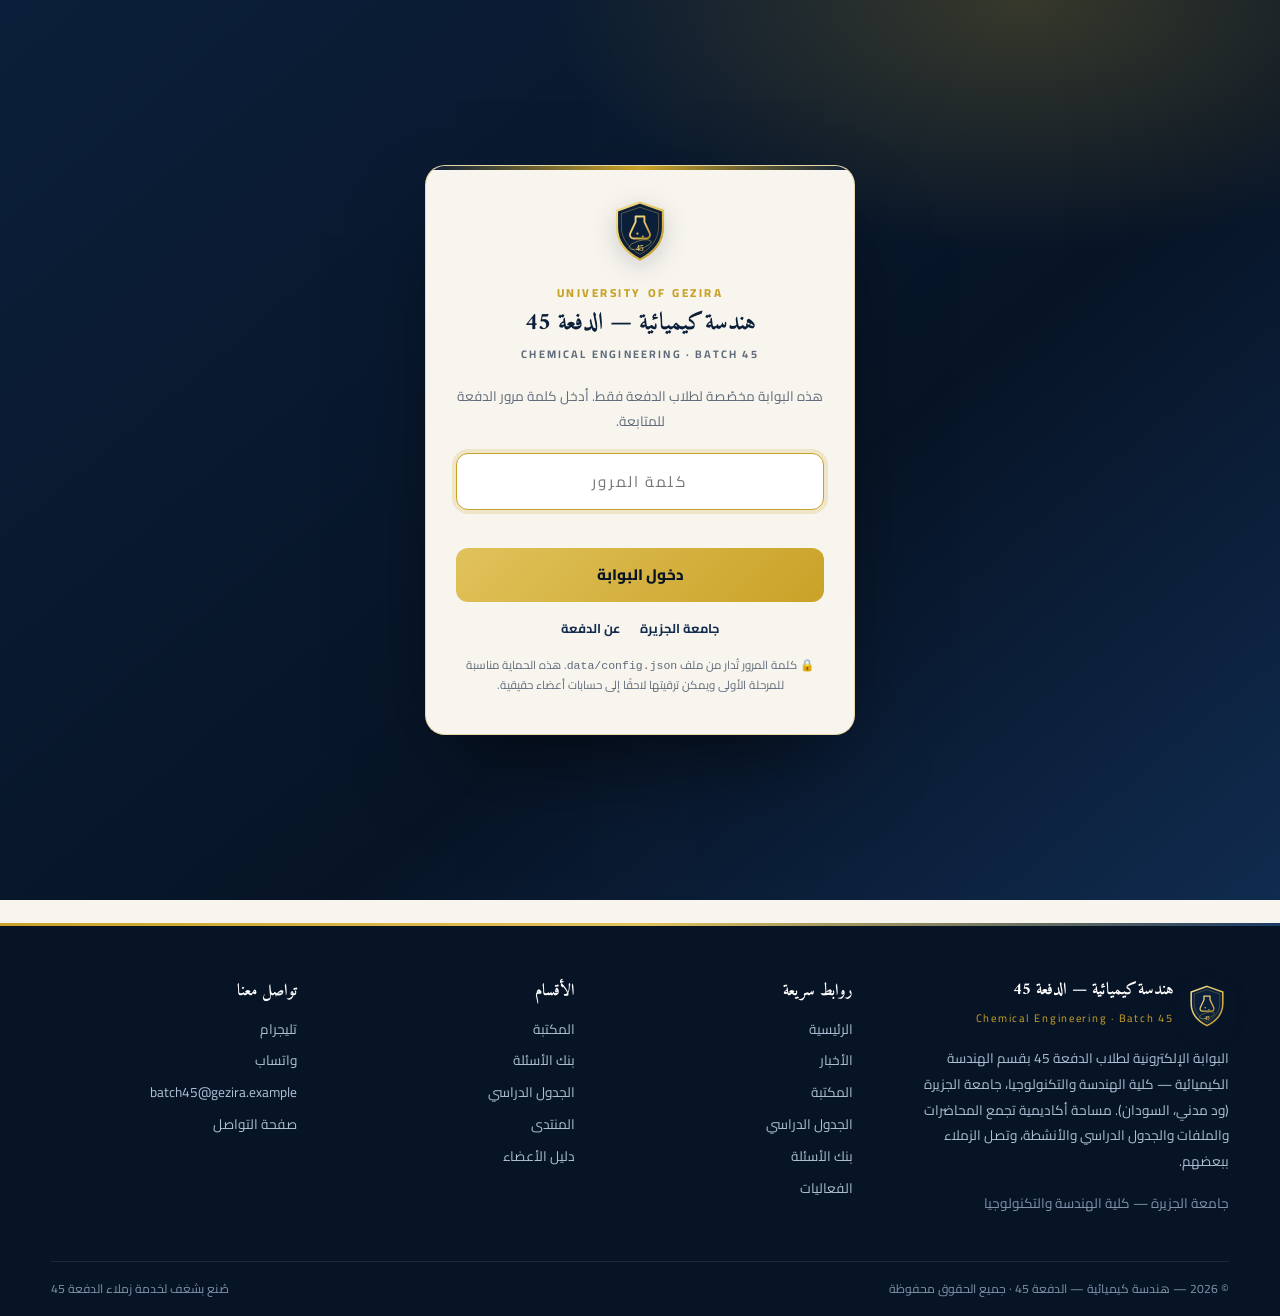
<file: schedule.html>
<!DOCTYPE html>
<html lang="ar" dir="rtl">
<head>
<meta charset="utf-8">
<meta name="viewport" content="width=device-width, initial-scale=1">
<meta name="robots" content="noindex, nofollow">
<title>الجدول الدراسي والامتحانات | هندسة كيميائية — الدفعة 45</title>
<meta name="description" content="الجدول الأسبوعي للمحاضرات ومواعيد الامتحانات النهائية — الدفعة 45، كلية الهندسة والتكنولوجيا، جامعة الجزيرة.">
<link rel="preconnect" href="https://fonts.googleapis.com">
<link rel="preconnect" href="https://fonts.gstatic.com" crossorigin>
<link href="https://fonts.googleapis.com/css2?family=Amiri:wght@400;700&family=Cairo:wght@300;400;600;700;800&display=swap" rel="stylesheet">
<link rel="stylesheet" href="assets/css/style.css">
<link rel="icon" href="assets/img/favicon.svg" type="image/svg+xml">
</head>
<body data-page="schedule">
<div id="site-topbar"></div>
<div id="site-header"></div>

<main>
  <section class="page-hero">
    <div class="container page-hero-inner">
      <div class="breadcrumb"><a href="index.html">الرئيسية</a><span class="sep">/</span><span>الجدول الدراسي</span></div>
      <h1 class="page-title">الجدول الدراسي والامتحانات</h1>
      <p class="page-sub">جدول المحاضرات الأسبوعي ومواعيد الامتحانات النهائية المعتمدة للفصل الخامس 2026/2027.</p>
    </div>
  </section>

  <section class="section">
    <div class="container">
      <div id="exam-banner"></div>

      <div class="tabs" role="tablist">
        <button class="tab active" data-tab="weekly" role="tab">🗓️ الجدول الأسبوعي</button>
        <button class="tab" data-tab="exams" role="tab">📝 جدول الامتحانات</button>
      </div>

      <div class="tab-panel active" id="panel-weekly">
        <div class="table-wrap" id="weekly-table">
          <div class="loading">جارٍ تحميل الجدول…</div>
        </div>
        <p class="table-note">⚠️ الجدول قابل للتغيير من إدارة الكلية — راجعوا أي تحديث في صفحة الأخبار. آخر تحديث: <span id="schedule-update">—</span></p>
      </div>

      <div class="tab-panel" id="panel-exams">
        <div class="table-wrap" id="exams-table">
          <div class="loading">جارٍ تحميل جدول الامتحانات…</div>
        </div>
        <p class="table-note">📌 الحضور قبل الامتحان بنصف ساعة مع البطاقة الجامعية. الغياب بعذر مقبول يتطلب إخطار الشؤون الأكاديمية قبل 48 ساعة.</p>
      </div>
    </div>
  </section>
</main>

<div id="site-footer"></div>
<script src="assets/js/app.js"></script>
<script>
B45.ready(async function () {
  let data;
  try {
    data = await B45.loadJSON('data/schedule.json');
  } catch (err) {
    document.getElementById('weekly-table').innerHTML = '<div class="empty">تعذّر تحميل الجدول: ' + B45.esc(err.message) + '</div>';
    return;
  }

  const today = new Date(); today.setHours(0, 0, 0, 0);
  const DAYS_FULL = ['الأحد', 'الاثنين', 'الثلاثاء', 'الأربعاء', 'الخميس', 'الجمعة', 'السبت'];

  /* ---------- weekly grid ---------- */
  const days = data.days || [];
  const periods = data.periods || [];
  let html = '<table class="data-table"><thead><tr><th style="width:130px">الوقت</th>';
  days.forEach(function (d) { html += '<th>' + B45.esc(d) + '</th>'; });
  html += '</tr></thead><tbody>';
  periods.forEach(function (p, pi) {
    html += '<tr><td class="subject" style="white-space:nowrap">⏰ ' + B45.esc(p) + '</td>';
    days.forEach(function (d, di) {
      const cell = (data.entries || []).filter(function (e) { return e.day === di && e.period === pi; });
      html += '<td class="schedule-cell">' + (cell.length
        ? cell.map(function (e, i) {
            return '<span class="schedule-slot' + (i % 2 ? ' alt' : '') + '">' + B45.esc(e.course) +
              '<br><small style="font-weight:400;opacity:.8">' + B45.esc(e.room) + ' — ' + B45.esc(e.instructor) + '</small></span>';
          }).join('')
        : '<span style="color:#B9C0CB">—</span>') + '</td>';
    });
    html += '</tr>';
  });
  html += '</tbody></table>';
  document.getElementById('weekly-table').innerHTML = html;
  document.getElementById('schedule-update').textContent = B45.fmtDate(new Date().toISOString().slice(0, 10));

  /* ---------- exams table ---------- */
  const exams = (data.exams || []).slice().sort(function (a, b) { return new Date(a.date) - new Date(b.date); });
  if (exams.length) {
    let t = '<table class="data-table"><thead><tr><th>المقرر</th><th>اليوم</th><th>التاريخ</th><th>الوقت</th><th>القاعة</th><th>النوع</th><th>المتبقي</th></tr></thead><tbody>';
    exams.forEach(function (ex) {
      const d = new Date(ex.date);
      const diff = Math.round((d - today) / 86400000);
      const remain = diff > 0 ? '<span class="badge badge--navy">' + diff + ' يوم</span>'
        : diff === 0 ? '<span class="badge badge--danger">اليوم</span>'
        : '<span class="badge badge--muted">انتهى</span>';
      t += '<tr><td class="subject">' + B45.esc(ex.course) + '</td>' +
        '<td>' + DAYS_FULL[d.getDay()] + '</td>' +
        '<td>' + B45.fmtDate(ex.date) + '</td>' +
        '<td>' + B45.esc(ex.time) + '</td>' +
        '<td>' + B45.esc(ex.place) + '</td>' +
        '<td><span class="badge ' + (ex.type === 'عملي' ? 'badge--ok' : 'badge--gold') + '">' + B45.esc(ex.type) + '</span></td>' +
        '<td>' + remain + '</td></tr>';
    });
    t += '</tbody></table>';
    document.getElementById('exams-table').innerHTML = t;
  } else {
    document.getElementById('exams-table').innerHTML = '<div class="empty">لم يُعلن جدول الامتحانات بعد.</div>';
  }

  /* ---------- nearest exam banner ---------- */
  const next = exams.filter(function (e) { return new Date(e.date) >= today; })[0];
  if (next) {
    const diff = Math.round((new Date(next.date) - today) / 86400000);
    document.getElementById('exam-banner').innerHTML =
      '<div class="cta-band reveal" style="padding:1.2rem 1.6rem;margin-bottom:1.8rem">' +
      '<div><h2 style="font-size:1.2rem;margin:0 0 .15rem">⏳ أقرب امتحان: ' + B45.esc(next.course) + '</h2>' +
      '<p style="margin:0">' + B45.fmtDate(next.date) + ' — الساعة ' + B45.esc(next.time) + ' — ' + B45.esc(next.place) + '</p></div>' +
      '<span class="badge badge--gold" style="font-size:.95rem;padding:.5em 1em">بعد ' + diff + ' يوم</span></div>';
    document.querySelectorAll('.reveal').forEach(function (el) { el.classList.add('visible'); });
  }

  /* ---------- tabs ---------- */
  document.querySelectorAll('.tab').forEach(function (tab) {
    tab.addEventListener('click', function () {
      document.querySelectorAll('.tab').forEach(function (t) { t.classList.remove('active'); });
      document.querySelectorAll('.tab-panel').forEach(function (p) { p.classList.remove('active'); });
      tab.classList.add('active');
      document.getElementById('panel-' + tab.getAttribute('data-tab')).classList.add('active');
    });
  });
});
</script>
</body>
</html>
</file>
<file: assets/css/style.css>
/* ============================================================
   CHEMICAL ENGINEERING — BATCH 45 | University of Gezira
   Design system: academic navy & gold, Arabic RTL
   ============================================================ */

:root{
  --navy-900:#071426;
  --navy-800:#0B1F3A;
  --navy-700:#122B4E;
  --navy-600:#1B3A66;
  --gold:#C9A227;
  --gold-2:#E1C25B;
  --gold-soft:#F4E9C4;
  --paper:#F8F5EE;
  --paper-2:#FFFFFF;
  --ink:#1C2533;
  --muted:#5F6B7A;
  --line:#E4DDCB;
  --line-2:#EFEAF6;
  --ok:#2F7D5B;
  --danger:#A3342F;
  --radius:14px;
  --radius-sm:10px;
  --shadow:0 18px 50px -28px rgba(11,31,58,.35);
  --shadow-sm:0 8px 24px -16px rgba(11,31,58,.35);
  --font-body:'Cairo','Segoe UI',Tahoma,Arial,sans-serif;
  --font-display:'Amiri','Georgia','Times New Roman',serif;
  --container:1180px;
}

*,*::before,*::after{box-sizing:border-box}
html{scroll-behavior:smooth;-webkit-text-size-adjust:100%}
body{
  margin:0;
  font-family:var(--font-body);
  color:var(--ink);
  background:
    radial-gradient(1200px 500px at 100% 0%, #FBF8F1 0%, transparent 55%),
    var(--paper);
  line-height:1.85;
  font-size:16px;
}
body.locked{overflow:hidden}
img{max-width:100%;display:block}
a{color:inherit;text-decoration:none}
button{font-family:inherit}
h1,h2,h3,h4{font-family:var(--font-display);line-height:1.45;margin:0 0 .4em;color:var(--navy-800)}
p{margin:0 0 1em}
ul{margin:0 0 1em;padding-inline-start:1.2em}
.container{width:min(var(--container),92%);margin-inline:auto}
.sr-only{position:absolute;width:1px;height:1px;overflow:hidden;clip:rect(0 0 0 0)}

/* ---------- Buttons ---------- */
.btn{
  display:inline-flex;align-items:center;gap:.55em;justify-content:center;
  padding:.78em 1.5em;border-radius:999px;border:1px solid transparent;
  font-weight:700;font-size:.95rem;cursor:pointer;transition:.25s ease;
  letter-spacing:.2px;white-space:nowrap;
}
.btn-gold{background:linear-gradient(135deg,var(--gold-2),var(--gold));color:var(--navy-900);box-shadow:0 10px 26px -12px rgba(201,162,39,.75)}
.btn-gold:hover{transform:translateY(-2px);box-shadow:0 16px 32px -12px rgba(201,162,39,.8)}
.btn-outline{background:transparent;color:var(--navy-800);border-color:rgba(11,31,58,.25)}
.btn-outline:hover{border-color:var(--gold);color:var(--navy-800);background:var(--gold-soft)}
.btn-ghost{background:rgba(255,255,255,.08);color:#fff;border-color:rgba(255,255,255,.28)}
.btn-ghost:hover{background:rgba(255,255,255,.16)}
.btn-sm{padding:.5em 1em;font-size:.83rem}

/* ---------- Top bar ---------- */
.topbar{background:var(--navy-900);color:#C9D3E3;font-size:.78rem;letter-spacing:.3px}
.topbar-inner{display:flex;align-items:center;justify-content:space-between;gap:1rem;min-height:38px;flex-wrap:wrap;padding-block:4px}
.topbar b{color:var(--gold-2);font-weight:700}
.topbar-links{display:flex;align-items:center;gap:1.1rem;flex-wrap:wrap}
.topbar-links a{opacity:.85}
.topbar-links a:hover{opacity:1;color:var(--gold-2)}
.topbar-user{display:flex;align-items:center;gap:.5rem}
.topbar .dot{width:6px;height:6px;border-radius:50%;background:var(--ok);display:inline-block}
.topbar button{background:none;border:0;color:#C9D3E3;cursor:pointer;font-size:.78rem}
.topbar button:hover{color:var(--gold-2)}

/* ---------- Site header ---------- */
.site-header{
  position:sticky;top:0;z-index:60;
  background:rgba(248,245,238,.92);
  backdrop-filter:blur(14px);
  border-bottom:1px solid rgba(11,31,58,.08);
  transition:box-shadow .3s ease;
}
.site-header.scrolled{box-shadow:0 12px 30px -22px rgba(11,31,58,.55)}
.header-inner{display:flex;align-items:center;justify-content:space-between;gap:1.2rem;min-height:86px;padding-block:10px}
.brand{display:flex;align-items:center;gap:.85rem}
.crest{width:52px;height:52px;flex:0 0 auto;filter:drop-shadow(0 6px 12px rgba(11,31,58,.18))}
.brand-text{display:flex;flex-direction:column;line-height:1.35}
.brand-ar{font-family:var(--font-display);font-weight:700;font-size:1.32rem;color:var(--navy-800)}
.brand-en{font-size:.7rem;letter-spacing:.22em;color:var(--gold);font-weight:700;text-transform:uppercase}
.brand-sub{font-size:.72rem;color:var(--muted)}

/* ---------- Navigation ---------- */
.main-nav{display:flex;align-items:center;gap:.15rem}
.nav-link{
  position:relative;padding:.55rem .7rem;border-radius:8px;
  font-size:.9rem;font-weight:600;color:var(--navy-700);white-space:nowrap;
  transition:.2s ease;
}
.nav-link:hover{color:var(--navy-900);background:rgba(201,162,39,.13)}
.nav-link.active{color:var(--navy-900)}
.nav-link.active::after{
  content:"";position:absolute;inset-inline:12px;bottom:2px;height:3px;border-radius:3px;
  background:linear-gradient(90deg,var(--gold),var(--gold-2));
}
.nav-toggle{
  display:none;background:none;border:1px solid rgba(11,31,58,.2);border-radius:10px;
  padding:.55rem .7rem;cursor:pointer;color:var(--navy-800);font-size:1.1rem;
}

/* ---------- Hero ---------- */
.hero{
  position:relative;overflow:hidden;color:#fff;
  background:
    radial-gradient(900px 420px at 88% -10%, rgba(201,162,39,.30), transparent 62%),
    radial-gradient(700px 420px at 6% 110%, rgba(27,58,102,.85), transparent 64%),
    linear-gradient(140deg, #0B1F3A 0%, #071426 55%, #102B4F 100%);
}
.hero::before{
  content:"";position:absolute;inset:0;opacity:.35;pointer-events:none;
  background-image:
    linear-gradient(rgba(255,255,255,.04) 1px, transparent 1px),
    linear-gradient(90deg, rgba(255,255,255,.04) 1px, transparent 1px);
  background-size:64px 64px;
  mask-image:radial-gradient(circle at 60% 40%, #000 0%, transparent 78%);
}
.hero::after{
  content:"";position:absolute;width:520px;height:520px;border-radius:50%;
  border:1px solid rgba(201,162,39,.25);inset-inline-end:-190px;top:-190px;pointer-events:none;
  box-shadow:0 0 0 60px rgba(201,162,39,.045), 0 0 0 130px rgba(201,162,39,.03);
}
.hero-inner{position:relative;z-index:1;padding:clamp(58px,9vw,116px) 0 clamp(44px,6vw,78px);max-width:860px}
.hero-eyebrow{
  display:inline-flex;align-items:center;gap:.6rem;color:var(--gold-2);
  font-size:.8rem;font-weight:700;letter-spacing:.18em;text-transform:uppercase;margin-bottom:1.1rem;
}
.hero-eyebrow::before{content:"";width:34px;height:2px;background:var(--gold)}
.hero-title{font-size:clamp(2rem,4.6vw,3.4rem);color:#fff;margin:0 0 .35em;text-wrap:balance}
.hero-title .gold{color:var(--gold-2)}
.hero-sub{font-size:clamp(1rem,1.6vw,1.18rem);color:#C9D3E3;max-width:640px;margin-bottom:2rem}
.hero-actions{display:flex;gap:.8rem;flex-wrap:wrap;margin-bottom:2.2rem}
.hero-meta{display:flex;gap:1.6rem;flex-wrap:wrap;color:#9FB0C8;font-size:.85rem}
.hero-meta span{display:inline-flex;align-items:center;gap:.5rem}
.hero-meta b{color:var(--gold-2);font-size:1.05rem}

/* ---------- Announcement ---------- */
.announce{background:linear-gradient(90deg,var(--gold-soft),#FBF3D8 60%,var(--gold-soft));border-block:1px solid #EADCA9}
.announce-inner{display:flex;align-items:center;gap:.75rem;padding-block:.6rem;font-size:.87rem;color:#6B5311;font-weight:600}
.announce .tag{background:var(--navy-800);color:var(--gold-2);border-radius:999px;padding:.1em .8em;font-size:.72rem;letter-spacing:.08em}

/* ---------- Page hero (sub pages) ---------- */
.page-hero{
  position:relative;color:#fff;overflow:hidden;
  background:
    radial-gradient(700px 300px at 92% 0%, rgba(201,162,39,.28), transparent 60%),
    linear-gradient(135deg,#0B1F3A,#0A1C33 70%,#13325A);
}
.page-hero-inner{padding:clamp(42px,6vw,68px) 0 clamp(34px,5vw,56px);position:relative;z-index:1}
.breadcrumb{display:flex;gap:.55rem;align-items:center;font-size:.78rem;color:#9FB0C8;margin-bottom:1.1rem;flex-wrap:wrap}
.breadcrumb a:hover{color:var(--gold-2)}
.breadcrumb .sep{opacity:.5}
.page-title{font-size:clamp(1.7rem,3.2vw,2.5rem);color:#fff;margin:0 0 .3em}
.page-sub{color:#C9D3E3;max-width:680px;margin:0;font-size:.98rem}

/* ---------- Sections ---------- */
.section{padding:clamp(44px,7vw,80px) 0}
.section--tight{padding-block:clamp(28px,4vw,48px)}
.section--paper{background:#FCFAF5;border-block:1px solid var(--line-2)}
.section-head{max-width:720px;margin-bottom:2.4rem}
.section-head.center{margin-inline:auto;text-align:center}
.eyebrow{color:var(--gold);font-weight:800;font-size:.75rem;letter-spacing:.2em;text-transform:uppercase;display:block;margin-bottom:.55rem}
.section-title{font-size:clamp(1.5rem,2.6vw,2.05rem);margin:0 0 .5rem}
.section-sub{color:var(--muted);font-size:.95rem;margin:0}
.divider{display:flex;align-items:center;gap:.8rem;margin:1.1rem 0 0}
.divider::before{content:"";width:58px;height:2px;background:linear-gradient(90deg,var(--gold),var(--gold-2))}
.divider::after{content:"";width:7px;height:7px;background:var(--gold);transform:rotate(45deg);border-radius:1px}

/* ---------- Stats ---------- */
.stats{display:grid;grid-template-columns:repeat(4,1fr);gap:1rem;margin-top:-42px;position:relative;z-index:5}
.stat{
  background:var(--paper-2);border:1px solid var(--line);border-radius:var(--radius);
  padding:1.15rem 1.2rem;box-shadow:var(--shadow-sm);text-align:center;
}
.stat-num{font-family:var(--font-display);font-size:2rem;font-weight:700;color:var(--navy-800);line-height:1.2}
.stat-label{font-size:.8rem;color:var(--muted);font-weight:600}
.stat .gold{color:var(--gold)}

/* ---------- Grids & cards ---------- */
.grid{display:grid;gap:1.35rem}
.grid>*{min-width:0}
.grid-2{grid-template-columns:repeat(2,1fr)}
.grid-3{grid-template-columns:repeat(3,1fr)}
.grid-4{grid-template-columns:repeat(4,1fr)}
.card{
  background:var(--paper-2);border:1px solid var(--line);border-radius:var(--radius);
  padding:1.4rem;box-shadow:var(--shadow-sm);transition:.28s ease;position:relative;overflow:hidden;
}
.card:hover{transform:translateY(-4px);box-shadow:var(--shadow);border-color:#E7D9AE}
.card::after{content:"";position:absolute;inset-inline-start:0;top:0;width:3px;height:100%;background:linear-gradient(var(--gold),transparent);opacity:0;transition:.28s}
.card:hover::after{opacity:1}
.card-title{font-size:1.12rem;margin:0 0 .35rem}
.card-text{color:var(--muted);font-size:.9rem;margin:0 0 .9rem}
.card-link{color:var(--navy-700);font-weight:700;font-size:.85rem;display:inline-flex;align-items:center;gap:.4rem}
.card-link:hover{color:var(--gold)}
.card-icon{
  width:46px;height:46px;border-radius:12px;display:grid;place-items:center;font-size:1.25rem;
  background:linear-gradient(135deg,rgba(201,162,39,.18),rgba(201,162,39,.05));color:var(--gold);
  border:1px solid rgba(201,162,39,.25);margin-bottom:.9rem;
}

/* ---------- Badges / chips ---------- */
.badge{display:inline-flex;align-items:center;gap:.35rem;padding:.18em .75em;border-radius:999px;font-size:.72rem;font-weight:800;letter-spacing:.04em}
.badge--gold{background:var(--gold-soft);color:#7A5E0F}
.badge--navy{background:#E6EDF7;color:var(--navy-700)}
.badge--ok{background:#E4F2EA;color:var(--ok)}
.badge--danger{background:#FBE9E7;color:var(--danger)}
.badge--muted{background:#EEF0F3;color:var(--muted)}
.chips{display:flex;flex-wrap:wrap;gap:.5rem}
.chip{
  border:1px solid var(--line);background:var(--paper-2);color:var(--navy-700);
  padding:.38em .95em;border-radius:999px;font-size:.82rem;font-weight:700;cursor:pointer;transition:.2s;
}
.chip:hover{border-color:var(--gold)}
.chip.active{background:var(--navy-800);color:#fff;border-color:var(--navy-800)}

/* ---------- Toolbar / search ---------- */
.toolbar{display:flex;align-items:center;justify-content:space-between;gap:1rem;flex-wrap:wrap;margin-bottom:1.8rem}
.search-box{position:relative;min-width:260px;flex:1;max-width:420px}
.search-input{
  width:100%;padding:.75em 2.6em .75em 1.1em;border-radius:999px;border:1px solid var(--line);
  background:var(--paper-2);font-family:inherit;font-size:.9rem;color:var(--ink);outline:none;transition:.2s;
}
.search-input:focus{border-color:var(--gold);box-shadow:0 0 0 4px rgba(201,162,39,.15)}
.search-box .ico{position:absolute;inset-inline-start:1rem;top:50%;transform:translateY(-50%);opacity:.45;font-size:.9rem}

/* ---------- News ---------- */
.news-list{display:grid;gap:1.1rem}
.news-card{display:flex;gap:1.2rem;align-items:flex-start;padding:1.35rem 1.4rem}
.news-date{
  flex:0 0 74px;text-align:center;border-radius:12px;padding:.55rem .3rem;
  background:linear-gradient(160deg,var(--navy-800),var(--navy-700));color:#fff;
}
.news-date .d{font-family:var(--font-display);font-size:1.5rem;font-weight:700;line-height:1.1;color:var(--gold-2)}
.news-date .m{font-size:.68rem;letter-spacing:.06em;opacity:.85}
.news-main{flex:1;min-width:0}
.news-top{display:flex;align-items:center;gap:.6rem;flex-wrap:wrap;margin-bottom:.35rem}
.news-title{font-size:1.12rem;margin:0 0 .3rem}
.news-excerpt{color:var(--muted);font-size:.9rem;margin:0 0 .55rem}
.news-meta{display:flex;gap:1rem;color:var(--muted);font-size:.76rem;flex-wrap:wrap}
.pinned-flag{color:var(--gold);font-size:.8rem}

/* ---------- Library ---------- */
.course-grid{display:grid;grid-template-columns:repeat(2,1fr);gap:1.2rem}
.course-card{padding:0;overflow:hidden}
.course-head{display:flex;gap:1rem;align-items:flex-start;padding:1.3rem 1.4rem;cursor:pointer}
.course-badge{
  flex:0 0 52px;height:52px;border-radius:14px;display:grid;place-items:center;font-family:var(--font-display);
  font-size:1.15rem;font-weight:700;background:linear-gradient(150deg,var(--navy-800),var(--navy-600));color:var(--gold-2);
}
.course-info h3{margin:0 0 .15rem;font-size:1.05rem}
.course-info .meta{color:var(--muted);font-size:.78rem;display:flex;gap:.9rem;flex-wrap:wrap}
.course-files{border-top:1px dashed var(--line);padding:.5rem 1.4rem 1.1rem;display:none}
.course-card.open .course-files{display:block}
.file-row{display:flex;align-items:center;gap:.8rem;padding:.6rem 0;border-bottom:1px solid var(--line-2);font-size:.88rem}
.file-row:last-child{border-bottom:0}
.file-ico{width:34px;height:34px;border-radius:9px;display:grid;place-items:center;background:var(--gold-soft);color:#7A5E0F;font-size:.9rem;flex:0 0 auto}
.file-name{flex:1;min-width:0}
.file-name b{display:block;font-weight:700;color:var(--navy-800);font-size:.88rem;white-space:nowrap;overflow:hidden;text-overflow:ellipsis}
.file-name span{color:var(--muted);font-size:.74rem}
.file-dl{color:var(--navy-700);font-size:.8rem;font-weight:700;white-space:nowrap}
.file-dl:hover{color:var(--gold)}
.empty{color:var(--muted);font-size:.85rem;padding:.8rem 0}

/* ---------- Tables ---------- */
.table-wrap{background:var(--paper-2);border:1px solid var(--line);border-radius:var(--radius);overflow:auto;box-shadow:var(--shadow-sm)}
table.data-table{width:100%;border-collapse:collapse;min-width:680px}
.data-table th{
  background:linear-gradient(180deg,var(--navy-800),var(--navy-700));color:#fff;
  font-size:.8rem;font-weight:700;padding:.85rem 1rem;text-align:right;white-space:nowrap;letter-spacing:.02em;
}
.data-table td{padding:.8rem 1rem;border-bottom:1px solid var(--line-2);font-size:.88rem;vertical-align:middle}
.data-table tr:last-child td{border-bottom:0}
.data-table tbody tr{transition:.15s}
.data-table tbody tr:hover{background:#FBF7EA}
.data-table .subject{font-weight:700;color:var(--navy-800)}
.table-note{font-size:.78rem;color:var(--muted);margin-top:.9rem}
.schedule-cell{font-size:.84rem}
.schedule-slot{display:block;border-radius:8px;padding:.35rem .6rem;background:var(--gold-soft);color:#6B5311;font-weight:700;font-size:.78rem;margin-bottom:.25rem}
.schedule-slot.alt{background:#E6EDF7;color:var(--navy-700)}

/* ---------- Tabs ---------- */
.tabs{display:flex;gap:.4rem;border-bottom:1px solid var(--line);margin-bottom:1.8rem;flex-wrap:wrap}
.tab{
  background:none;border:0;border-bottom:3px solid transparent;padding:.7rem 1.1rem;font-weight:800;
  color:var(--muted);cursor:pointer;font-size:.9rem;transition:.2s;
}
.tab:hover{color:var(--navy-800)}
.tab.active{color:var(--navy-800);border-bottom-color:var(--gold)}
.tab-panel{display:none}
.tab-panel.active{display:block;animation:fadeUp .35s ease}

/* ---------- Exams ---------- */
.exam-course{background:var(--paper-2);border:1px solid var(--line);border-radius:var(--radius);margin-bottom:1rem;overflow:hidden;box-shadow:var(--shadow-sm)}
.exam-head{display:flex;align-items:center;justify-content:space-between;gap:1rem;padding:1rem 1.3rem;cursor:pointer}
.exam-head h3{margin:0;font-size:1rem}
.exam-count{color:var(--muted);font-size:.78rem}
.exam-body{display:none;border-top:1px dashed var(--line);padding:.5rem 1.3rem 1rem}
.exam-course.open .exam-body{display:block}

/* ---------- Events & calendar ---------- */
.calendar{background:var(--paper-2);border:1px solid var(--line);border-radius:var(--radius);padding:1.2rem;box-shadow:var(--shadow-sm)}
.cal-head{display:flex;align-items:center;justify-content:space-between;margin-bottom:1rem}
.cal-head h3{margin:0;font-size:1.05rem}
.cal-grid{display:grid;grid-template-columns:repeat(7,1fr);gap:.45rem}
.cal-dow{text-align:center;font-size:.72rem;font-weight:800;color:var(--muted);padding:.3rem 0}
.cal-cell{
  min-height:74px;border:1px solid var(--line-2);border-radius:9px;padding:.4rem .45rem;
  font-size:.78rem;color:var(--muted);background:#FEFDFA;position:relative;
}
.cal-cell .num{font-weight:800;color:var(--navy-700);font-size:.8rem}
.cal-cell.today{border-color:var(--gold);background:var(--gold-soft)}
.cal-cell.today .num{color:#6B5311}
.cal-cell.muted{opacity:.38}
.cal-dot{width:7px;height:7px;border-radius:50%;background:var(--gold);display:inline-block;margin:.2rem .1rem 0 0}
.cal-event{display:block;margin-top:.2rem;background:rgba(201,162,39,.18);border-radius:4px;padding:0 .3rem;font-size:.66rem;color:#6B5311;font-weight:700;white-space:nowrap;overflow:hidden;text-overflow:ellipsis}
.event-list{display:grid;gap:1rem}
.event-card{display:flex;gap:1.2rem;align-items:flex-start;padding:1.25rem 1.4rem}
.event-date{flex:0 0 82px;text-align:center;border-radius:12px;border:1px solid var(--line);background:#FBF7EA;padding:.5rem .3rem}
.event-date .d{font-family:var(--font-display);font-size:1.55rem;color:var(--navy-800);font-weight:700;line-height:1}
.event-date .m{font-size:.72rem;color:var(--muted)}
.event-info h3{margin:0 0 .25rem;font-size:1.05rem}
.event-info p{margin:0;color:var(--muted);font-size:.88rem}
.event-meta{display:flex;gap:1rem;flex-wrap:wrap;font-size:.76rem;color:var(--muted);margin-top:.45rem}

/* ---------- Forum ---------- */
.topic-card{padding:1.2rem 1.4rem;cursor:pointer}
.topic-top{display:flex;align-items:center;gap:.7rem;flex-wrap:wrap;margin-bottom:.35rem}
.topic-title{font-size:1.05rem;margin:0}
.topic-excerpt{color:var(--muted);font-size:.87rem;margin:.15rem 0 .55rem}
.topic-meta{display:flex;align-items:center;gap:1rem;color:var(--muted);font-size:.75rem;flex-wrap:wrap}
.avatar{
  width:38px;height:38px;border-radius:50%;display:grid;place-items:center;font-weight:800;font-size:.85rem;
  background:linear-gradient(140deg,var(--navy-700),var(--navy-600));color:var(--gold-2);flex:0 0 auto;
}
.avatar.lg{width:44px;height:44px;font-size:.95rem}
.reply{display:flex;gap:.8rem;padding:.85rem 0;border-bottom:1px solid var(--line-2)}
.reply:last-child{border-bottom:0}
.reply .body{flex:1}
.reply .body .who{display:flex;gap:.6rem;align-items:center;font-size:.8rem;color:var(--muted);margin-bottom:.15rem}
.reply .body .who b{color:var(--navy-800)}
.reply .body p{margin:0;font-size:.88rem}
.reply-form{display:grid;gap:.6rem;margin-top:1rem}
textarea,input[type=text],select{
  width:100%;font-family:inherit;font-size:.9rem;color:var(--ink);background:var(--paper-2);
  border:1px solid var(--line);border-radius:10px;padding:.7em .9em;outline:none;transition:.2s;
}
textarea:focus,input[type=text]:focus,select:focus{border-color:var(--gold);box-shadow:0 0 0 4px rgba(201,162,39,.13)}
textarea{min-height:96px;resize:vertical}

/* ---------- Members ---------- */
.member-card{text-align:center;padding:1.6rem 1.2rem}
.member-avatar{
  width:74px;height:74px;border-radius:50%;margin:0 auto .8rem;display:grid;place-items:center;
  font-family:var(--font-display);font-size:1.5rem;font-weight:700;color:var(--gold-2);
  background:linear-gradient(150deg,var(--navy-800),var(--navy-600));border:3px solid var(--gold-soft);
}
.member-name{font-size:1.02rem;margin:0 0 .1rem}
.member-role{color:var(--gold);font-size:.78rem;font-weight:800;letter-spacing:.03em;margin-bottom:.5rem}
.member-interests{display:flex;gap:.35rem;flex-wrap:wrap;justify-content:center;margin-bottom:.6rem}
.member-interests span{background:#F1F3F7;color:var(--muted);border-radius:999px;font-size:.68rem;padding:.15em .7em}
.member-contact{font-size:.78rem;color:var(--navy-700);font-weight:700}
.member-contact:hover{color:var(--gold)}

/* ---------- About ---------- */
.about-grid{display:grid;grid-template-columns:1.15fr .85fr;gap:2.4rem;align-items:start}
.about-card{background:var(--paper-2);border:1px solid var(--line);border-radius:var(--radius);padding:1.6rem;box-shadow:var(--shadow-sm)}
.about-card h3{font-size:1.1rem;margin-top:0}
.value-row{display:flex;gap:.9rem;align-items:flex-start;padding:.75rem 0;border-bottom:1px dashed var(--line-2)}
.value-row:last-child{border-bottom:0}
.value-ico{width:38px;height:38px;border-radius:10px;display:grid;place-items:center;background:var(--gold-soft);color:#7A5E0F;flex:0 0 auto}
.value-row b{display:block;font-size:.92rem;color:var(--navy-800)}
.value-row span{font-size:.82rem;color:var(--muted)}
.quote{
  border-inline-start:4px solid var(--gold);background:#FCFAF2;border-radius:0 var(--radius) var(--radius) 0;
  padding:1.2rem 1.4rem;font-family:var(--font-display);font-size:1.12rem;color:var(--navy-700);
}

/* ---------- Notices / alerts ---------- */
.notice{
  display:flex;gap:.8rem;align-items:flex-start;border-radius:var(--radius-sm);padding:1rem 1.2rem;font-size:.88rem;
  border:1px solid #EADCA9;background:#FCF7E6;color:#6B5311;
}
.notice--info{border-color:#CFE0F3;background:#F1F6FC;color:var(--navy-700)}
.notice b{display:block;margin-bottom:.15rem}

/* ---------- CTA band ---------- */
.cta-band{
  position:relative;overflow:hidden;border-radius:var(--radius);color:#fff;padding:clamp(30px,5vw,52px);
  background:
    radial-gradient(600px 260px at 92% -20%, rgba(201,162,39,.32), transparent 60%),
    linear-gradient(130deg,var(--navy-800),#08182C 65%,#12305A);
  display:flex;align-items:center;justify-content:space-between;gap:1.6rem;flex-wrap:wrap;
}
.cta-band h2{color:#fff;margin:0 0 .3rem}
.cta-band p{color:#C9D3E3;margin:0;font-size:.92rem}

/* ---------- Footer ---------- */
.site-footer{background:var(--navy-900);color:#AFC0D6;margin-top:clamp(50px,8vw,90px);position:relative}
.site-footer::before{content:"";display:block;height:3px;background:linear-gradient(90deg,var(--gold),var(--gold-2),var(--navy-600))}
.footer-inner{display:grid;grid-template-columns:1.4fr 1fr 1fr 1fr;gap:2rem;padding:clamp(34px,5vw,54px) 0 28px}
.footer-title{color:#fff;font-family:var(--font-display);font-size:1.02rem;margin:0 0 .8rem}
.footer-links{list-style:none;padding:0;margin:0;display:grid;gap:.42rem;font-size:.85rem}
.footer-links a:hover{color:var(--gold-2)}
.footer-about{font-size:.85rem;line-height:1.9;margin:0 0 1rem;max-width:320px}
.footer-crest{display:flex;align-items:center;gap:.7rem;margin-bottom:.9rem}
.footer-crest .crest{width:44px;height:44px}
.footer-crest b{display:block;color:#fff;font-family:var(--font-display);font-size:1.05rem;line-height:1.3}
.footer-crest span{font-size:.68rem;letter-spacing:.16em;color:var(--gold)}
.footer-bottom{border-top:1px solid rgba(255,255,255,.09);padding:1rem 0;display:flex;justify-content:space-between;gap:1rem;flex-wrap:wrap;font-size:.76rem;color:#8194AC}
.footer-bottom a{color:#C9D3E3}
.footer-bottom a:hover{color:var(--gold-2)}

/* ---------- Auth gate ---------- */
.auth-overlay{
  position:fixed;inset:0;z-index:999;display:none;align-items:center;justify-content:center;padding:1.2rem;
  background:
    radial-gradient(800px 420px at 80% 0%, rgba(201,162,39,.24), transparent 60%),
    linear-gradient(140deg,#0B1F3A,#071426 60%,#102B4F);
}
.auth-overlay.show{display:flex}
.auth-card{
  width:min(430px,100%);background:var(--paper);border-radius:20px;padding:2.1rem 1.9rem 1.7rem;
  box-shadow:0 40px 90px -30px rgba(0,0,0,.6);text-align:center;
  border:1px solid rgba(201,162,39,.35);position:relative;overflow:hidden;
}
.auth-card::before{content:"";position:absolute;inset:0 0 auto;height:4px;background:linear-gradient(90deg,var(--navy-800),var(--gold),var(--navy-800))}
.auth-card .crest{width:64px;height:64px;margin:0 auto .6rem}
.auth-univ{font-size:.72rem;letter-spacing:.22em;color:var(--gold);font-weight:800;text-transform:uppercase}
.auth-title{font-family:var(--font-display);font-size:1.5rem;margin:.15rem 0 .2rem;color:var(--navy-800)}
.auth-en{font-size:.68rem;letter-spacing:.2em;color:var(--muted);font-weight:700;text-transform:uppercase;margin-bottom:1.2rem}
.auth-sub{font-size:.85rem;color:var(--muted);margin-bottom:1.2rem}
.auth-form{display:grid;gap:.7rem}
.auth-input{
  width:100%;border:1px solid var(--line);border-radius:12px;padding:.85em 1em;font-family:inherit;
  font-size:.95rem;text-align:center;letter-spacing:.14em;background:#fff;outline:none;transition:.2s;
}
.auth-input:focus{border-color:var(--gold);box-shadow:0 0 0 4px rgba(201,162,39,.18)}
.auth-btn{width:100%;border:0;border-radius:12px;padding:.85em;cursor:pointer;font-weight:800;font-size:.95rem;
  background:linear-gradient(135deg,var(--gold-2),var(--gold));color:var(--navy-900);transition:.2s}
.auth-btn:hover{filter:brightness(1.05);transform:translateY(-1px)}
.auth-error{color:var(--danger);font-size:.8rem;min-height:1.2em;font-weight:700}
.auth-note{font-size:.72rem;color:var(--muted);margin-top:1rem;line-height:1.7}
.auth-links{display:flex;justify-content:center;gap:1.2rem;margin-top:.9rem;font-size:.8rem}
.auth-links a{color:var(--navy-700);font-weight:700}
.auth-links a:hover{color:var(--gold)}

/* ---------- Modal ---------- */
.modal-overlay{
  position:fixed;inset:0;z-index:200;background:rgba(7,20,38,.62);backdrop-filter:blur(3px);
  display:none;align-items:flex-start;justify-content:center;padding:4vh 1rem;overflow:auto;
}
.modal-overlay.show{display:flex}
.modal{
  background:var(--paper);border-radius:16px;width:min(760px,100%);box-shadow:0 50px 100px -30px rgba(0,0,0,.55);
  overflow:hidden;animation:modalIn .28s ease;
}
.modal-head{
  display:flex;align-items:flex-start;justify-content:space-between;gap:1rem;
  padding:1.2rem 1.5rem;background:linear-gradient(135deg,var(--navy-800),var(--navy-700));color:#fff;
}
.modal-head h3{margin:0;color:#fff;font-size:1.15rem}
.modal-head .meta{color:#C9D3E3;font-size:.78rem;margin-top:.2rem}
.modal-close{
  background:rgba(255,255,255,.12);border:0;color:#fff;width:34px;height:34px;border-radius:50%;
  cursor:pointer;font-size:1.05rem;flex:0 0 auto;line-height:1;
}
.modal-close:hover{background:rgba(255,255,255,.24)}
.modal-body{padding:1.5rem;max-height:66vh;overflow:auto;font-size:.93rem}
.modal-body h4{font-size:1rem;margin:1.1em 0 .3em}
.modal-body p{margin:0 0 .8em}
.modal-body ul{margin-bottom:.9em}

/* ---------- Utilities ---------- */
.center{text-align:center}
.mt-1{margin-top:.5rem}.mt-2{margin-top:1rem}.mt-3{margin-top:1.6rem}.mt-4{margin-top:2.2rem}
.mb-0{margin-bottom:0}
.text-gold{color:var(--gold)}
.text-muted{color:var(--muted)}
.hide{display:none!important}
.loading{padding:2.4rem;text-align:center;color:var(--muted);font-size:.9rem}
.loading::before{content:"";display:inline-block;width:16px;height:16px;margin-inline-end:.5rem;vertical-align:-3px;
  border:2px solid var(--line);border-top-color:var(--gold);border-radius:50%;animation:spin .8s linear infinite}
.reveal{opacity:0;transform:translateY(18px);transition:opacity .6s ease,transform .6s ease}
.reveal.visible{opacity:1;transform:none}
.back-to-top{
  position:fixed;inset-inline-start:22px;bottom:22px;z-index:90;width:44px;height:44px;border-radius:50%;
  border:1px solid rgba(201,162,39,.5);background:var(--navy-800);color:var(--gold-2);cursor:pointer;
  display:none;place-items:center;font-size:1rem;box-shadow:var(--shadow-sm);
}
.back-to-top.show{display:grid}
.back-to-top:hover{background:var(--navy-700)}

/* ---------- Animations ---------- */
@keyframes fadeUp{from{opacity:0;transform:translateY(10px)}to{opacity:1;transform:none}}
@keyframes modalIn{from{opacity:0;transform:translateY(14px) scale(.985)}to{opacity:1;transform:none}}
@keyframes spin{to{transform:rotate(360deg)}}

/* ---------- Responsive ---------- */
@media (max-width:1020px){
  .grid-4{grid-template-columns:repeat(2,1fr)}
  .grid-3{grid-template-columns:repeat(2,1fr)}
  .footer-inner{grid-template-columns:1fr 1fr}
  .about-grid{grid-template-columns:1fr}
  .course-grid{grid-template-columns:1fr}
  .main-nav{
    position:fixed;inset:0 0 0 auto;width:min(340px,86vw);background:var(--paper);
    flex-direction:column;align-items:stretch;padding:5.4rem 1.2rem 2rem;gap:.2rem;
    transform:translateX(105%);transition:transform .3s ease;z-index:70;
    box-shadow:-24px 0 60px -30px rgba(0,0,0,.5);overflow:auto;
  }
  .main-nav.open{transform:none}
  .nav-link{font-size:1rem;padding:.8rem 1rem;border-bottom:1px solid var(--line-2)}
  .nav-link.active::after{display:none}
  .nav-toggle{display:inline-flex;align-items:center;gap:.4rem}
  .nav-backdrop{position:fixed;inset:0;background:rgba(7,20,38,.5);z-index:65;display:none}
  .nav-backdrop.show{display:block}
}
@media (max-width:760px){
  .stats{grid-template-columns:repeat(2,1fr);margin-top:-26px}
  .grid-3,.grid-2{grid-template-columns:1fr}
  .news-card{flex-direction:column;gap:.8rem}
  .news-date{display:flex;align-items:baseline;gap:.45rem;flex:0 0 auto;width:max-content;padding:.25rem .8rem}
  .news-date .d{font-size:1.05rem}
  .event-card{flex-direction:column;gap:.8rem}
  .event-date{display:flex;align-items:baseline;gap:.45rem;padding:.25rem .8rem;width:max-content}
  .event-date .d{font-size:1.1rem}
  .header-inner{min-height:74px}
  .brand-ar{font-size:1.1rem}
  .topbar-links{display:none}
  .footer-inner{grid-template-columns:1fr}
  .table-wrap{font-size:.85rem}
  .calendar{padding:.7rem}
  .cal-cell{min-height:52px;padding:.25rem;font-size:.7rem}
  .cal-event{display:none}
}
@media (max-width:520px){
  .hero-meta{gap:.9rem}
  .toolbar{flex-direction:column;align-items:stretch}
  .search-box{max-width:none}
}
@media (prefers-reduced-motion:reduce){
  *{animation:none!important;transition:none!important;scroll-behavior:auto!important}
}
</file>
